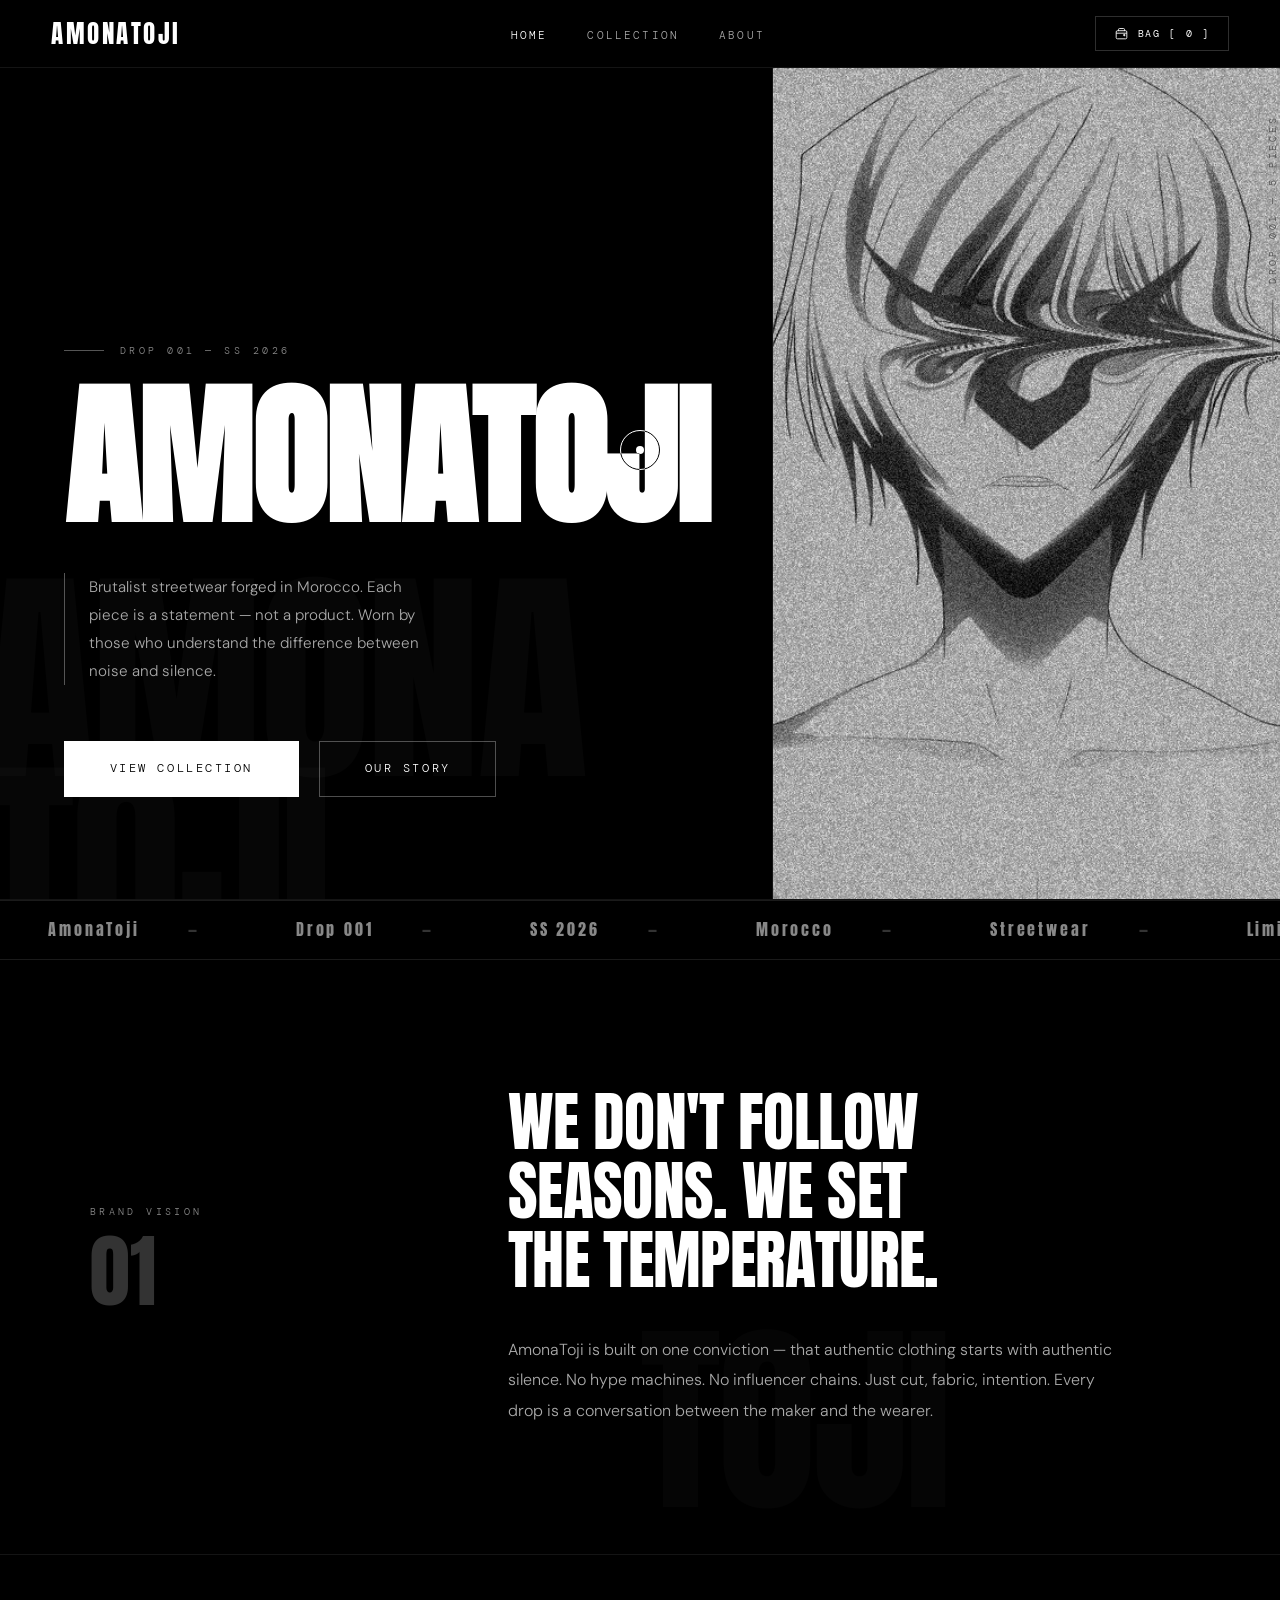
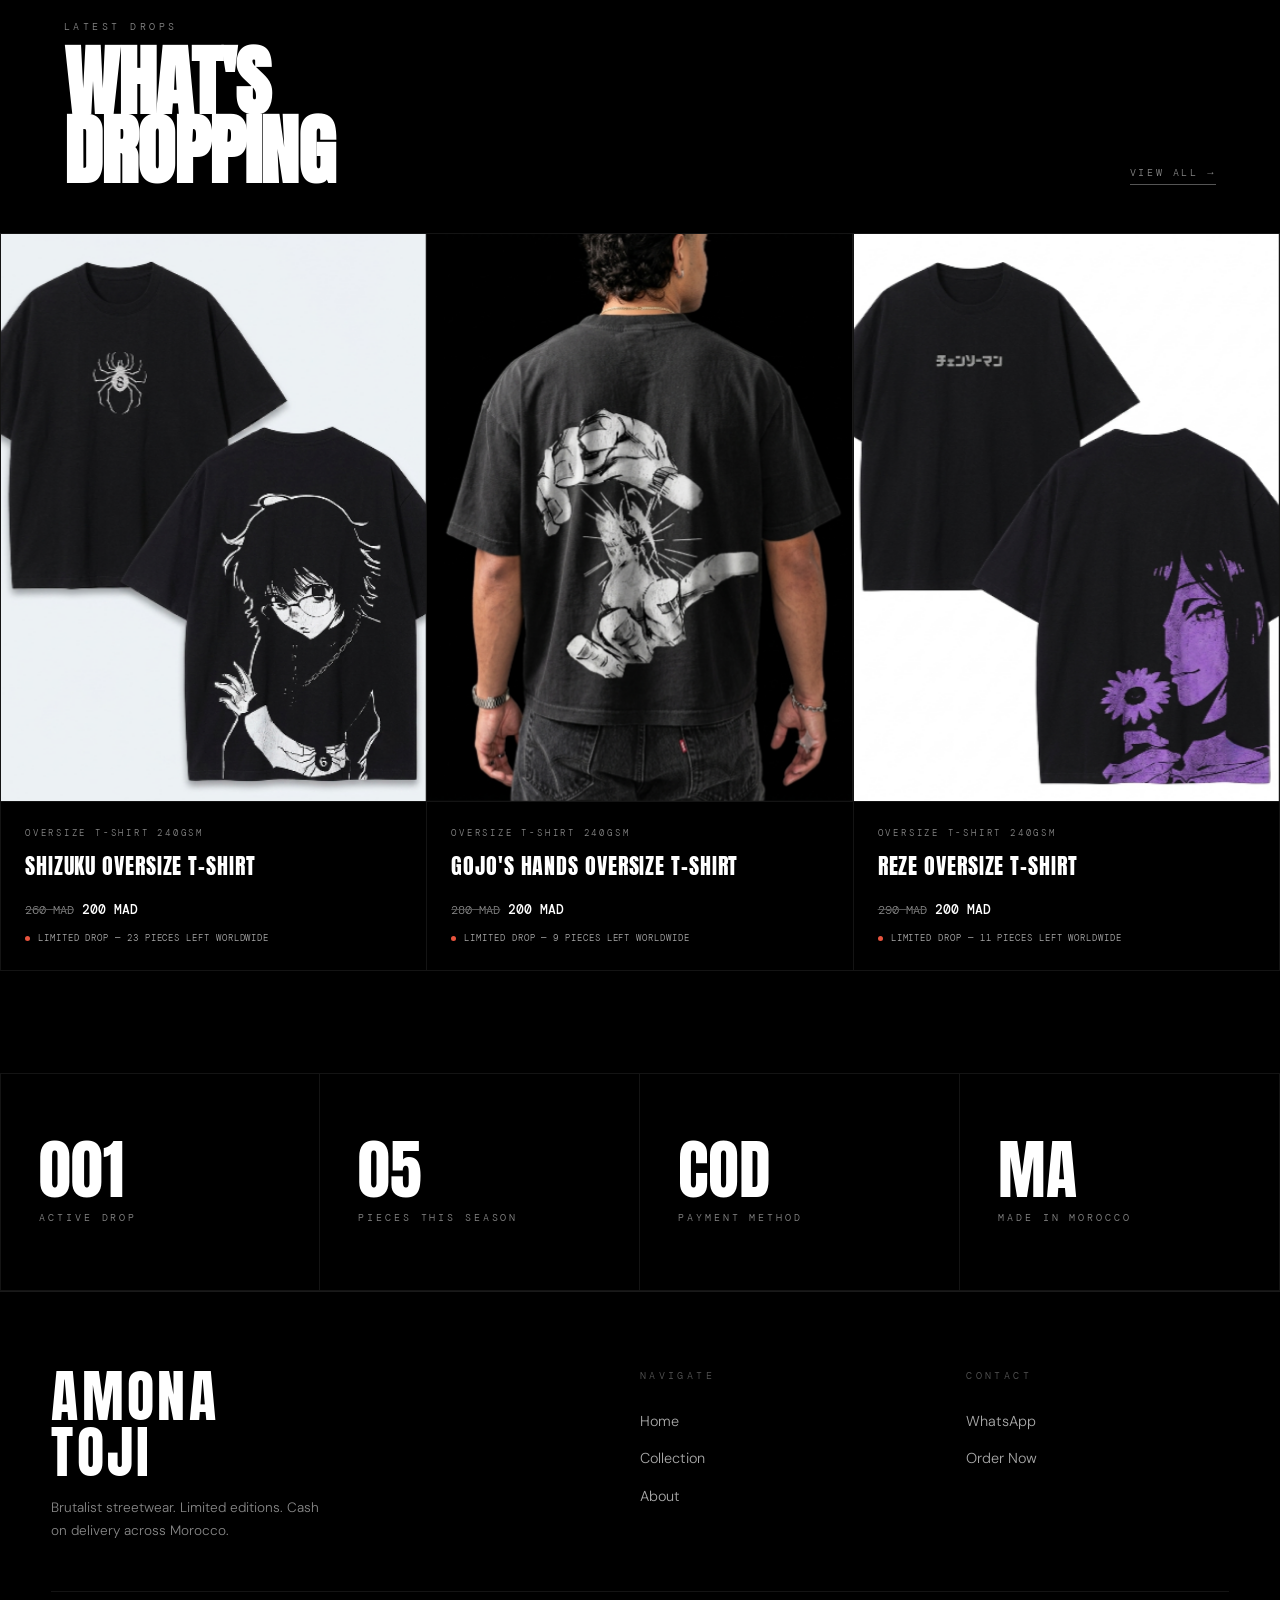
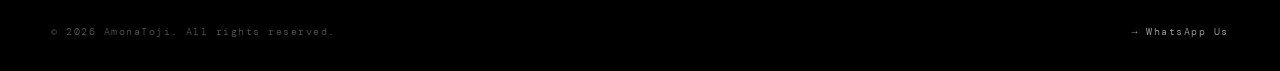
<file: index.html>
<!DOCTYPE html>
<html lang="en">
<head>

  <!-- Google Tag Manager -->
<script>(function(w,d,s,l,i){w[l]=w[l]||[];w[l].push({'gtm.start':
new Date().getTime(),event:'gtm.js'});var f=d.getElementsByTagName(s)[0],
j=d.createElement(s),dl=l!='dataLayer'?'&l='+l:'';j.async=true;j.src=
'https://www.googletagmanager.com/gtm.js?id='+i+dl;f.parentNode.insertBefore(j,f);
})(window,document,'script','dataLayer','GTM-MWX2NJ2W');</script>
<!-- End Google Tag Manager -->

<meta charset="UTF-8" />
<meta name="viewport" content="width=device-width, initial-scale=1.0" />
<title>AmonaToji — Home</title>
<link rel="stylesheet" href="style.css" />
<style>
/* ─── PAGE-SPECIFIC: INDEX ─── */

/* Reveal animations */
.will-reveal { opacity: 0; transform: translateY(3rem); transition: opacity 0.9s var(--ease-out), transform 0.9s var(--ease-out); }
.will-reveal.revealed { opacity: 1; transform: translateY(0); }

/* ─── HERO ─── */
.hero {
  min-height: 100vh;
  display: grid;
  grid-template-columns: 1fr 1fr;
  padding-top: var(--nav-h);
  border-bottom: 1px solid rgba(255,255,255,0.08);
  overflow: hidden;
  position: relative;
}

.hero-ghost {
  position: absolute;
  bottom: -4rem;
  left: -1rem;
  font-family: var(--ff-display);
  font-size: clamp(8rem, 18vw, 22rem);
  line-height: 0.82;
  color: rgba(255,255,255,0.025);
  letter-spacing: -0.02em;
  -webkit-user-select: none;
  -moz-user-select: none;
  -ms-user-select: none;
  user-select: none;
  pointer-events: none;
  z-index: 0;
}

.hero-left {
  padding: clamp(4rem, 8vw, 8rem) clamp(2rem, 5vw, 5rem);
  display: flex;
  flex-direction: column;
  justify-content: flex-end;
  border-right: 1px solid rgba(255,255,255,0.08);
  position: relative;
  z-index: 1;
}

.hero-eyebrow {
  font-family: var(--ff-mono);
  font-size: 0.62rem;
  letter-spacing: 0.35em;
  text-transform: uppercase;
  color: var(--gray-4);
  margin-bottom: 2rem;
  display: flex;
  align-items: center;
  gap: 1rem;
  opacity: 0;
  animation: fadeUp 0.8s 0.2s var(--ease-out) forwards;
}
.hero-eyebrow::before { content: ''; display: block; width: 2.5rem; height: 1px; background: var(--gray-3); }

@keyframes fadeUp {
  from { opacity: 0; transform: translateY(2rem); }
  to   { opacity: 1; transform: translateY(0); }
}

.hero-title {
  font-family: var(--ff-display);
  font-size: clamp(5.5rem, 12vw, 13rem);
  line-height: 0.87;
  letter-spacing: -0.01em;
  color: var(--white);
  margin-bottom: 3rem;
  opacity: 0;
  animation: fadeUp 0.8s 0.4s var(--ease-out) forwards;
}

.hero-copy {
  font-size: 0.95rem;
  font-weight: 300;
  color: var(--gray-5);
  line-height: 1.85;
  max-width: 36ch;
  border-left: 1px solid var(--gray-3);
  padding-left: 1.5rem;
  margin-bottom: 3.5rem;
  opacity: 0;
  animation: fadeUp 0.8s 0.6s var(--ease-out) forwards;
}

.hero-actions {
  display: flex;
  gap: 1.25rem;
  align-items: center;
  flex-wrap: wrap;
  opacity: 0;
  animation: fadeUp 0.8s 0.8s var(--ease-out) forwards;
}

.hero-counter {
  position: absolute;
  top: clamp(5rem, 9vw, 9rem);
  right: 0;
  font-family: var(--ff-mono);
  font-size: 0.6rem;
  letter-spacing: 0.3em;
  text-transform: uppercase;
  color: var(--gray-3);
  writing-mode: vertical-rl;
  transform: rotate(180deg);
  display: flex;
  align-items: center;
  gap: 1rem;
}
.hero-counter::before { content: ''; display: block; width: 1px; height: 4rem; background: var(--gray-3); }

.hero-right {
  position: relative;
  overflow: hidden;
  background: var(--gray-1);
}

.hero-img {
  width: 100%;
  height: 100%;
  object-fit: cover;
  opacity: 0.75;
  transition: transform 6s cubic-bezier(0.16, 1, 0.3, 1), opacity 0.6s;
  will-change: transform;
}
.hero-right:hover .hero-img { opacity: 0.9; }

.hero-img-num {
  position: absolute;
  bottom: 2.5rem;
  right: 2.5rem;
  font-family: var(--ff-display);
  font-size: 7rem;
  line-height: 1;
  color: rgba(255,255,255,0.08);
  letter-spacing: -0.04em;
  -webkit-user-select: none; 
  -moz-user-select: none;    
  -ms-user-select: none;     
  user-select: none;         
}

/* ─── MANIFESTO ─── */
.manifesto {
  padding: clamp(6rem, 10vw, 12rem) clamp(2rem, 5vw, 5rem);
  position: relative;
  overflow: hidden;
  border-bottom: 1px solid rgba(255,255,255,0.08);
}

.manifesto-ghost {
    position: absolute;
    top: 50%;
    left: 50%;
    transform: translate(-50%, -50%);
    font-family: var(--ff-display);
    font-size: clamp(6rem, 16vw, 18rem);
    color: rgba(255, 255, 255, 0.02);
    white-space: nowrap;
    -webkit-user-select: none;
    -moz-user-select: none;
    -ms-user-select: none;
    user-select: none;
    /* -------------------------- */
    pointer-events: none;
    letter-spacing: -0.02em;
}

.manifesto-inner {
  max-width: 1100px;
  margin: 0 auto;
  display: grid;
  grid-template-columns: 1fr 2fr;
  gap: clamp(2rem, 6vw, 8rem);
  align-items: start;
}

.manifesto-label {
  padding-top: 0.6rem;
  position: sticky;
  top: calc(var(--nav-h) + 2rem);
}

.manifesto-label span {
  font-family: var(--ff-mono);
  font-size: 0.6rem;
  letter-spacing: 0.35em;
  text-transform: uppercase;
  color: var(--gray-4);
}

.manifesto-num {
  font-family: var(--ff-display);
  font-size: 5rem;
  color: var(--gray-2);
  line-height: 1;
  margin-top: 0.5rem;
}

.manifesto-text {
  font-family: var(--ff-display);
  font-size: clamp(2.2rem, 5vw, 5rem);
  line-height: 1.08;
  letter-spacing: -0.01em;
  color: var(--white);
}

.manifesto-body {
  font-size: 1rem;
  font-weight: 300;
  color: var(--gray-5);
  line-height: 1.9;
  max-width: 55ch;
  margin-top: 2.5rem;
}

/* ─── DROPS TEASER ─── */
.drops {
  padding-bottom: clamp(4rem, 8vw, 8rem);
  border-bottom: 1px solid rgba(255,255,255,0.08);
}

.drops-header {
  display: flex;
  align-items: flex-end;
  justify-content: space-between;
  padding: clamp(3rem, 5vw, 5rem) clamp(2rem, 5vw, 5rem) clamp(2rem, 4vw, 3rem);
  border-bottom: 1px solid rgba(255,255,255,0.08);
}

.drops-title {
  font-family: var(--ff-display);
  font-size: clamp(3rem, 6vw, 7rem);
  line-height: 0.9;
  color: var(--white);
  letter-spacing: -0.01em;
}

.drops-link {
  font-family: var(--ff-mono);
  font-size: 0.65rem;
  letter-spacing: 0.25em;
  text-transform: uppercase;
  color: var(--gray-4);
  border-bottom: 1px solid var(--gray-3);
  padding-bottom: 0.15rem;
  transition: color 0.2s, border-color 0.2s;
}
.drops-link:hover { color: var(--white); border-color: var(--white); }

.drops-grid {
  display: grid;
  grid-template-columns: repeat(3, 1fr);
  border-left: 1px solid rgba(255,255,255,0.08);
}

/* ─── SIZE SELECTION MODAL ─── */
.size-modal-backdrop {
  position: fixed;
  inset: 0;
  z-index: 899;
  background: rgba(0,0,0,0);
  -webkit-backdrop-filter: blur(0px);
  backdrop-filter: blur(0px);
  pointer-events: none;
  transition: background 0.35s var(--ease-out), backdrop-filter 0.35s var(--ease-out);
}
.size-modal-backdrop.open {
  background: rgba(0,0,0,0.72);
  -webkit-backdrop-filter: blur(6px);
  backdrop-filter: blur(6px);
  pointer-events: all;
}

.size-modal {
  position: fixed;
  top: 50%;
  left: 50%;
  width: min(380px, 90vw);
  z-index: 900;
  background: var(--black);
  border: 1px solid rgba(255,255,255,0.12);
  opacity: 0;
  transform: translate(-50%, -50%) scale(0.94);
  pointer-events: none;
  transition: opacity 0.32s var(--ease-out), transform 0.32s var(--ease-out);
}
.size-modal.open {
  opacity: 1;
  transform: translate(-50%, -50%) scale(1);
  pointer-events: all;
}

.size-modal-header {
  display: flex;
  align-items: flex-start;
  justify-content: space-between;
  padding: 1.75rem 1.75rem 1.25rem;
  border-bottom: 1px solid rgba(255,255,255,0.08);
}

.size-modal-title {
  font-family: var(--ff-display);
  font-size: 1.2rem;
  letter-spacing: 0.03em;
  text-transform: uppercase;
  color: var(--white);
  line-height: 1.15;
  padding-right: 1rem;
}

.size-modal-price {
  font-family: var(--ff-mono);
  font-size: 0.65rem;
  letter-spacing: 0.2em;
  color: var(--gray-4);
  margin-top: 0.5rem;
}

.size-modal-close {
  font-family: var(--ff-mono);
  font-size: 0.6rem;
  color: var(--gray-4);
  background: none;
  border: 1px solid rgba(255,255,255,0.1);
  padding: 0.55rem 0.7rem;
  cursor: none;
  flex-shrink: 0;
  transition: color 0.2s, border-color 0.2s;
}
.size-modal-close:hover { color: var(--white); border-color: rgba(255,255,255,0.4); }

.size-modal-body { padding: 1.5rem 1.75rem 1.75rem; }

.size-modal-label {
  font-family: var(--ff-mono);
  font-size: 0.6rem;
  letter-spacing: 0.3em;
  text-transform: uppercase;
  color: var(--gray-4);
  margin-bottom: 1rem;
}

.size-modal-grid {
  display: grid;
  grid-template-columns: repeat(4, 1fr);
  gap: 0.6rem;
  margin-bottom: 1.75rem;
}

.size-opt {
  font-family: var(--ff-mono);
  font-size: 0.78rem;
  letter-spacing: 0.05em;
  color: var(--white);
  background: transparent;
  border: 1px solid rgba(255,255,255,0.2);
  padding: 0.85rem 0;
  cursor: none;
  transition: background 0.2s, color 0.2s, border-color 0.2s;
}
.size-opt:hover { border-color: rgba(255,255,255,0.6); }
.size-opt.active { background: var(--white); color: var(--black); border-color: var(--white); }

.size-modal-confirm {
  width: 100%;
  font-family: var(--ff-mono);
  font-size: 0.72rem;
  letter-spacing: 0.22em;
  text-transform: uppercase;
  background: var(--white);
  color: var(--black);
  border: 1px solid var(--white);
  padding: 1.05rem 0;
  cursor: none;
  opacity: 0.35;
  pointer-events: none;
  transition: opacity 0.2s, background 0.2s, color 0.2s;
}
.size-modal-confirm.ready { opacity: 1; pointer-events: all; }
.size-modal-confirm.ready:hover { background: transparent; color: var(--white); }

.drop-card {
  border-right: 1px solid rgba(255,255,255,0.08);
  border-bottom: 1px solid rgba(255,255,255,0.08);
  overflow: hidden;
  position: relative;
}
.drop-card:hover .drop-img { transform: scale(1.06); }
.drop-card:hover .drop-overlay { opacity: 1; }

.drop-img-wrap {
  aspect-ratio: 3 / 4;
  overflow: hidden;
  background: var(--gray-1);
}
.drop-img {
  width: 100%;
  height: 100%;
  object-fit: cover;
  transition: transform 0.7s var(--ease-out);
  will-change: transform;
}

.drop-overlay {
  position: absolute;
  inset: 0;
  background: rgba(0,0,0,0.5);
  display: flex;
  align-items: center;
  justify-content: center;
  opacity: 0;
  transition: opacity 0.3s;
}

.drop-info {
  padding: 1.5rem;
  border-top: 1px solid rgba(255,255,255,0.08);
}
.drop-tag {
  font-family: var(--ff-mono);
  font-size: 0.58rem;
  letter-spacing: 0.3em;
  text-transform: uppercase;
  color: var(--gray-4);
  margin-bottom: 0.4rem;
}
.drop-name {
  font-family: var(--ff-display);
  font-size: 1.4rem;
  letter-spacing: 0.04em;
  text-transform: uppercase;
  color: var(--white);
}
.drop-price {
  font-family: var(--ff-mono);
  font-size: 0.82rem;
  color: var(--gray-5);
  margin-top: 0.5rem;
}

/* ─── SCARCITY & ANCHOR PRICING ─── */
.drop-scarcity {
  display: flex;
  align-items: center;
  gap: 0.5rem;
  font-family: var(--ff-mono);
  font-size: 0.58rem;
  letter-spacing: 0.1em;
  text-transform: uppercase;
  color: var(--gray-5);
  margin-top: 0.6rem;
}

.drop-scarcity-dot {
  width: 5px;
  height: 5px;
  border-radius: 50%;
  background: var(--accent-urgent);
  flex-shrink: 0;
  box-shadow: 0 0 0 0 rgba(232, 84, 62, 0.5);
  animation: scarcityPulse 2.2s infinite;
}

@keyframes scarcityPulse {
  0%   { box-shadow: 0 0 0 0 rgba(232, 84, 62, 0.45); }
  70%  { box-shadow: 0 0 0 6px rgba(232, 84, 62, 0); }
  100% { box-shadow: 0 0 0 0 rgba(232, 84, 62, 0); }
}

.drop-price-old {
  font-family: var(--ff-mono);
  font-size: 0.78rem;
  color: var(--gray-4);
  text-decoration: line-through;
  text-decoration-color: var(--gray-3);
  margin-right: 0.5rem;
}

.drop-price-now {
  color: var(--white);
  font-weight: 500;
}

/* ─── STATS STRIP ─── */
.stats-strip {
  display: grid;
  grid-template-columns: repeat(4, 1fr);
  border-bottom: 1px solid rgba(255,255,255,0.08);
}

.stat {
  padding: clamp(2.5rem, 5vw, 4rem) clamp(1.5rem, 3vw, 3rem);
  border-right: 1px solid rgba(255,255,255,0.08);
  border-left: 1px solid rgba(255,255,255,0.08);
}
.stat:not(:first-child) { border-left: none; }

.stat-num {
  font-family: var(--ff-display);
  font-size: clamp(2.5rem, 5vw, 5rem);
  color: var(--white);
  line-height: 1;
  margin-bottom: 0.5rem;
}

.stat-label {
  font-family: var(--ff-mono);
  font-size: 0.6rem;
  letter-spacing: 0.3em;
  text-transform: uppercase;
  color: var(--gray-4);
}

/* ─── RESPONSIVE ─── */
@media (max-width: 900px) {
  .hero { grid-template-columns: 1fr; }
  .hero-right { min-height: 60vw; }
  .hero-left { border-right: none; }
  .manifesto-inner { grid-template-columns: 1fr; }
  .manifesto-label { position: static; }
  .drops-grid { grid-template-columns: repeat(2, 1fr); }
  .stats-strip { grid-template-columns: repeat(2, 1fr); }
  .stat:nth-child(2) { border-right: none; }
}

@media (max-width: 600px) {
  .drops-grid { grid-template-columns: 1fr; }
  .stats-strip { grid-template-columns: 1fr 1fr; }
  .hero-title { font-size: clamp(4.5rem, 15vw, 7rem); }
}
</style>
</head>
<body>

  <!-- Google Tag Manager (noscript) -->
<noscript><iframe src="https://www.googletagmanager.com/ns.html?id=GTM-MWX2NJ2W"
height="0" width="0" style="display:none;visibility:hidden"></iframe></noscript>
<!-- End Google Tag Manager (noscript) -->
 

<!-- CURSOR -->
<div id="cursor-dot"></div>
<div id="cursor-ring"></div>

<!-- NAV -->
<nav class="site-nav">
  <a href="index.html" class="nav-logo">AMONATOJI</a>
  <ul class="nav-links">
    <li><a href="index.html" class="active">Home</a></li>
    <li><a href="shop.html">Collection</a></li>
    <li><a href="about.html">About</a></li>
  </ul>
  <div class="nav-right">
    <button class="nav-bag-btn" onclick="openModal()" aria-label="Open bag">
      <svg class="nav-bag-icon" viewBox="0 0 24 24" fill="none" aria-hidden="true">
        <rect x="3.5" y="7.5" width="17" height="13" rx="2" stroke="currentColor" stroke-width="1.4"/>
        <path d="M3.5 11.5h17" stroke="currentColor" stroke-width="1.4"/>
        <path d="M7 7.5V6a2 2 0 0 1 2-2h6a2 2 0 0 1 2 2v1.5" stroke="currentColor" stroke-width="1.4" stroke-linecap="round"/>
        <circle cx="16.5" cy="14.5" r="1.3" fill="currentColor"/>
      </svg>
      BAG&nbsp;[<span class="nav-bag-count">0</span>]
    </button>
  </div>
</nav>

<!-- MOBILE BOTTOM TAB BAR — keeps Home / Collection / Bag reachable
     with a thumb at any scroll position on touch devices -->
<nav class="mobile-tabbar" aria-label="Mobile quick navigation">
  <a href="index.html" class="tab-item active">
    <svg viewBox="0 0 24 24" fill="none" aria-hidden="true">
      <path d="M4 11.5 12 4l8 7.5" stroke="currentColor" stroke-width="1.4" stroke-linecap="round" stroke-linejoin="round"/>
      <path d="M6 10v9a1 1 0 0 0 1 1h3v-5.5h4V20h3a1 1 0 0 0 1-1v-9" stroke="currentColor" stroke-width="1.4" stroke-linecap="round" stroke-linejoin="round"/>
    </svg>
    <span>Home</span>
  </a>
  <a href="shop.html" class="tab-item">
    <svg viewBox="0 0 24 24" fill="none" aria-hidden="true">
      <rect x="4" y="4" width="7" height="7" stroke="currentColor" stroke-width="1.4"/>
      <rect x="13" y="4" width="7" height="7" stroke="currentColor" stroke-width="1.4"/>
      <rect x="4" y="13" width="7" height="7" stroke="currentColor" stroke-width="1.4"/>
      <rect x="13" y="13" width="7" height="7" stroke="currentColor" stroke-width="1.4"/>
    </svg>
    <span>Collection</span>
  </a>
  <button type="button" class="tab-item" onclick="openModal()" aria-label="Open bag">
    <span class="tab-icon-wrap">
      <svg viewBox="0 0 24 24" fill="none" aria-hidden="true">
        <rect x="3.5" y="7.5" width="17" height="13" rx="2" stroke="currentColor" stroke-width="1.4"/>
        <path d="M3.5 11.5h17" stroke="currentColor" stroke-width="1.4"/>
        <path d="M7 7.5V6a2 2 0 0 1 2-2h6a2 2 0 0 1 2 2v1.5" stroke="currentColor" stroke-width="1.4" stroke-linecap="round"/>
        <circle cx="16.5" cy="14.5" r="1.3" fill="currentColor"/>
      </svg>
      <span class="tab-badge nav-bag-count is-empty">0</span>
    </span>
    <span>Bag</span>
  </button>
</nav>

<!-- HERO -->
<section class="hero">
  <div class="hero-ghost" data-parallax="30">AMONA<br>TOJI</div>

  <div class="hero-left">
    <div class="hero-eyebrow">Drop 001 — SS 2026</div>
    <h1 class="hero-title" data-parallax="8">AMONATOJI</h1>
    <p class="hero-copy" data-parallax="5">
      Brutalist streetwear forged in Morocco. Each piece is a statement — not a product. Worn by those who understand the difference between noise and silence.
    </p>
    <div class="hero-actions">
      <a href="shop.html" class="mag-btn mag-btn-primary">View Collection</a>
      <a href="about.html" class="mag-btn mag-btn-ghost">Our Story</a>
    </div>
  </div>

  <div class="hero-right">
  <img src="img/Amonatoji.jpg" alt="Amonatoji Hero" class="hero-video">
  
  <div class="hero-img-num" data-parallax="5">01</div>
</div>

  <div class="hero-counter">Drop 001 — 5 Pieces</div>
</section>

<!-- MARQUEE -->
<div class="marquee-outer">
  <div class="marquee-track" aria-hidden="true">
    <span class="marquee-item">AmonaToji</span>
    <span class="marquee-item">Drop 001</span>
    <span class="marquee-item">SS 2026</span>
    <span class="marquee-item">Morocco</span>
    <span class="marquee-item">Streetwear</span>
    <span class="marquee-item">Limited</span>
    <span class="marquee-item">Cash On Delivery</span>
    <span class="marquee-item">AmonaToji</span>
    <span class="marquee-item">Drop 001</span>
    <span class="marquee-item">SS 2026</span>
    <span class="marquee-item">Morocco</span>
    <span class="marquee-item">Streetwear</span>
    <span class="marquee-item">Limited</span>
    <span class="marquee-item">Cash On Delivery</span>
  </div>
</div>

<!-- MANIFESTO -->
<section class="manifesto">
  <div class="manifesto-ghost" data-parallax="20">TOJI</div>
  <div class="manifesto-inner">
    <div class="manifesto-label" data-reveal>
      <span class="s-label">Brand Vision</span>
      <div class="manifesto-num">01</div>
    </div>
    <div>
      <div class="manifesto-text" data-reveal>
        WE DON'T FOLLOW<br>SEASONS. WE SET<br>THE TEMPERATURE.
      </div>
      <p class="manifesto-body" data-reveal>
        AmonaToji is built on one conviction — that authentic clothing starts with authentic silence. No hype machines. No influencer chains. Just cut, fabric, intention. Every drop is a conversation between the maker and the wearer.
      </p>
    </div>
  </div>
</section>

<!-- LATEST DROPS -->
<section class="drops">
  <div class="drops-header">
    <div>
      <div class="s-label" style="margin-bottom:0.75rem">Latest Drops</div>
      <h2 class="drops-title">WHAT'S<br>DROPPING</h2>
    </div>
    <a href="shop.html" class="drops-link">View All →</a>
  </div>

  <div class="drops-grid">
    <!-- 1 — Rei Evangelion -->
    <div class="drop-card" data-reveal>
      <div class="drop-img-wrap">
        <img class="drop-img" src="img/p6.png" alt="shizuku Oversize T-Shirt" />
        <div class="drop-overlay">
          <button class="mag-btn mag-btn-primary" style="font-size:0.65rem; padding:0.9rem 1.8rem;"
            onclick="openSizeModal('shizuku Oversize Oversize T-Shirt', 200, 'p6.png')">Add to Bag</button>
        </div>
      </div>
      <div class="drop-info">
        <div class="drop-tag">Oversize T-Shirt 240gsm</div>
        <div class="drop-name">shizuku Oversize T-Shirt</div>
        <div class="drop-row" style="display: flex; justify-content: space-between; align-items: center; margin-top: 0.5rem;">
          <div class="drop-price"><span class="drop-price-old">260 MAD</span><span class="drop-price-now">200 MAD</span></div>
        </div>
        <div class="drop-scarcity"><span class="drop-scarcity-dot"></span>Limited Drop — 23 pieces left worldwide</div>
      </div>
    </div>

    <!-- 2 — Gojo's Hands -->
    <div class="drop-card" data-reveal>
      <div class="drop-img-wrap">
        <img class="drop-img" src="img/p2.jpg" alt="Gojo's hands Oversize T-Shirt" />
        <div class="drop-overlay">
          <button class="mag-btn mag-btn-primary" style="font-size:0.65rem; padding:0.9rem 1.8rem;"
            onclick="openSizeModal('Gojo\'s hands Oversize T-Shirt', 200, 'p2.jpg')">Add to Bag</button>
        </div>
      </div>
      <div class="drop-info">
        <div class="drop-tag">Oversize T-Shirt 240gsm</div>
        <div class="drop-name">Gojo's hands Oversize T-Shirt</div>
        <div class="drop-row" style="display: flex; justify-content: space-between; align-items: center; margin-top: 0.5rem;">
          <div class="drop-price"><span class="drop-price-old">280 MAD</span><span class="drop-price-now">200 MAD</span></div>
        </div>
        <div class="drop-scarcity"><span class="drop-scarcity-dot"></span>Limited Drop — 9 pieces left worldwide</div>
      </div>
    </div>

    <!-- 3 — Kurapika -->
    <div class="drop-card" data-reveal>
      <div class="drop-img-wrap">
        <img class="drop-img" src="img/p7.png" alt="reze Oversize T-Shirt" />
        <div class="drop-overlay">
          <button class="mag-btn mag-btn-primary" style="font-size:0.65rem; padding:0.9rem 1.8rem;"
            onclick="openSizeModal('reze Oversize T-Shirt', 200, 'p3.jpg')">Add to Bag</button>
        </div>
      </div>
      <div class="drop-info">
        <div class="drop-tag">Oversize T-Shirt 240gsm</div>
        <div class="drop-name">reze Oversize T-Shirt</div>
        <div class="drop-row" style="display: flex; justify-content: space-between; align-items: center; margin-top: 0.5rem;">
          <div class="drop-price"><span class="drop-price-old">290 MAD</span><span class="drop-price-now">200 MAD</span></div>
        </div>
        <div class="drop-scarcity"><span class="drop-scarcity-dot"></span>Limited Drop — 11 pieces left worldwide</div>
      </div>
    </div>
  </div>
</section>

<!-- STATS STRIP -->
<div class="stats-strip">
  <div class="stat" data-reveal>
    <div class="stat-num">001</div>
    <div class="stat-label">Active Drop</div>
  </div>
  <div class="stat" data-reveal>
    <div class="stat-num">05</div>
    <div class="stat-label">Pieces This Season</div>
  </div>
  <div class="stat" data-reveal>
    <div class="stat-num">COD</div>
    <div class="stat-label">Payment Method</div>
  </div>
  <div class="stat" data-reveal>
    <div class="stat-num">MA</div>
    <div class="stat-label">Made in Morocco</div>
  </div>
</div>

<!-- FOOTER -->
<footer class="site-footer">
  <div class="footer-grid">
    <div>
      <div class="footer-brand-name">AMONA<br>TOJI</div>
      <p class="footer-tagline">Brutalist streetwear. Limited editions. Cash on delivery across Morocco.</p>
    </div>
    <div>
      <div class="footer-col-title">Navigate</div>
      <ul class="footer-links">
        <li><a href="index.html">Home</a></li>
        <li><a href="shop.html">Collection</a></li>
        <li><a href="about.html">About</a></li>
      </ul>
    </div>
    <div>
      <div class="footer-col-title">Contact</div>
      <ul class="footer-links">
        <li><a href="https://wa.me/212632376348" target="_blank" rel="noopener">WhatsApp</a></li>
        <li><a href="shop.html#order-form">Order Now</a></li>
      </ul>
    </div>
  </div>
  <div class="footer-bottom">
    <span class="footer-copy">© 2026 AmonaToji. All rights reserved.</span>
    <a href="https://wa.me/212632376348" target="_blank" rel="noopener" class="footer-wa">→ WhatsApp Us</a>
  </div>
</footer>

<!-- CART DRAWER BACKDROP -->
<div id="cart-drawer-backdrop" class="cart-drawer-backdrop" onclick="closeModal()"></div>

<!-- CART DRAWER -->
<div id="cart-drawer" class="cart-drawer" role="dialog" aria-modal="true" aria-label="Your Bag">

  <!-- Header -->
  <div class="drawer-header">
    <div>
      <div class="drawer-title">Your Bag</div>
      <div class="drawer-meta">Cash on Delivery · WhatsApp Confirmation</div>
    </div>
    <button class="drawer-close" onclick="closeModal()">
      <svg width="10" height="10" viewBox="0 0 10 10" fill="none" aria-hidden="true">
        <path d="M1 1l8 8M9 1L1 9" stroke="currentColor" stroke-width="1.3" stroke-linecap="round"/>
      </svg>
      Close
    </button>
  </div>

  <!-- Scrollable body -->
  <div class="drawer-body">

    <!-- Empty state -->
    <div id="drawer-empty" class="drawer-empty">
      <div class="drawer-empty-label">YOUR BAG<br>IS EMPTY.</div>
      <div class="drawer-empty-sub">Add pieces from the collection</div>
      <a href="shop.html" class="mag-btn mag-btn-ghost" style="margin-top:1rem; font-size:0.65rem; padding:0.85rem 2rem;">Browse Collection</a>
    </div>

    <!-- Item list (populated by JS) -->
    <div id="drawer-item-list" class="drawer-item-list"></div>

    <!-- Total row -->
    <div class="drawer-total-row" id="drawer-total-wrap" style="display:none">
      <span class="drawer-total-label">Total</span>
      <span class="drawer-total-price" id="drawer-total-price">0 MAD</span>
    </div>

    <!-- Checkout form -->
    <div class="drawer-form-wrap" id="drawer-form-wrap" style="display:none">
      <div class="form-group">
        <label class="form-label" for="d-name">Full Name</label>
        <input class="form-input" type="text" id="d-name" placeholder="Your full name" autocomplete="name" />
      </div>
      <div class="form-group">
        <label class="form-label" for="d-phone">Phone Number</label>
        <input class="form-input" type="tel" id="d-phone" placeholder="+212 6XX XXX XXX" autocomplete="tel" />
      </div>
      <div class="form-group">
        <label class="form-label" for="d-address">Shipping Address</label>
        <textarea class="form-textarea" id="d-address" placeholder="City, neighborhood, full address…" style="min-height:64px"></textarea>
      </div>
    </div>

    <!-- Perks -->
    <div class="drawer-perks" id="drawer-perks-wrap" style="display:none">
      <div class="drawer-perk">Cash on delivery — pay at the door</div>
      <div class="drawer-perk">WhatsApp confirmation same day</div>
      <div class="drawer-perk">Morocco-wide — 2–4 days shipping</div>
    </div>

  </div>

  <!-- Fixed footer CTA -->
  <div class="drawer-footer" id="drawer-checkout-footer">
    <button class="btn-order mag-btn" onclick="submitDrawerOrder()" style="width:100%; font-family:var(--ff-display); font-size:1.6rem; letter-spacing:0.1em; text-transform:uppercase; color:var(--black); background:var(--white); border:none; padding:1.15rem; cursor:none; transition:background 0.2s, color 0.2s; position:relative; overflow:hidden;">
      <span style="position:relative; z-index:1;">ORDER NOW — WHATSAPP</span>
    </button>
  </div>

</div>

<!-- SIZE SELECTION MODAL -->
<div id="size-modal-backdrop" class="size-modal-backdrop" onclick="closeSizeModal()"></div>
<div id="size-modal" class="size-modal" role="dialog" aria-modal="true" aria-label="Select size">
  <div class="size-modal-header">
    <div>
      <div class="size-modal-title" id="size-modal-name">Product</div>
      <div class="size-modal-price" id="size-modal-price">0 MAD</div>
    </div>
    <button class="size-modal-close" onclick="closeSizeModal()" aria-label="Close">
      <svg width="10" height="10" viewBox="0 0 10 10" fill="none" aria-hidden="true">
        <path d="M1 1l8 8M9 1L1 9" stroke="currentColor" stroke-width="1.3" stroke-linecap="round"/>
      </svg>
    </button>
  </div>
  <div class="size-modal-body">
    <div class="size-modal-label">Select Size</div>
    <div class="size-modal-grid" id="size-modal-grid">
      <button type="button" class="size-opt" data-size="S">S</button>
      <button type="button" class="size-opt" data-size="M">M</button>
      <button type="button" class="size-opt" data-size="L">L</button>
      <button type="button" class="size-opt" data-size="XL">XL</button>
    </div>
    <button type="button" class="size-modal-confirm" id="size-modal-confirm">Add to Bag</button>
  </div>
</div>

<div id="toast" class="toast"></div>
<script src="shared.js"></script>
<script>
  // ─── SIZE SELECTION MODAL ───
  var _pendingItem = null;
  var _selectedSize = '';

  function openSizeModal(name, price, img) {
    _pendingItem = { name: name, price: price, img: img };
    _selectedSize = '';

    document.getElementById('size-modal-name').textContent = name;
    document.getElementById('size-modal-price').textContent = price + ' MAD';

    document.querySelectorAll('#size-modal-grid .size-opt').forEach(function (b) {
      b.classList.remove('active');
    });
    document.getElementById('size-modal-confirm').classList.remove('ready');

    document.getElementById('size-modal-backdrop').classList.add('open');
    document.getElementById('size-modal').classList.add('open');
    document.body.style.overflow = 'hidden';
  }

  function closeSizeModal() {
    document.getElementById('size-modal-backdrop').classList.remove('open');
    document.getElementById('size-modal').classList.remove('open');
    document.body.style.overflow = '';
    _pendingItem = null;
  }

  document.getElementById('size-modal-grid').addEventListener('click', function (e) {
    var btn = e.target.closest('.size-opt');
    if (!btn) return;
    _selectedSize = btn.dataset.size;
    this.querySelectorAll('.size-opt').forEach(function (b) { b.classList.remove('active'); });
    btn.classList.add('active');
    document.getElementById('size-modal-confirm').classList.add('ready');
  });

  document.getElementById('size-modal-confirm').addEventListener('click', function () {
    if (!_selectedSize || !_pendingItem) return;
    window.cartAddItem(_pendingItem.name, _pendingItem.price, _selectedSize, _pendingItem.img);
    closeSizeModal();
  });

  document.addEventListener('keydown', function (e) {
    if (e.key === 'Escape' && document.getElementById('size-modal').classList.contains('open')) {
      closeSizeModal();
    }
  });

  // Show/hide total + form + perks together with item list
  function _syncDrawerSections() {
    var hasItems = document.getElementById('drawer-item-list').children.length > 0;
    ['drawer-total-wrap','drawer-form-wrap','drawer-perks-wrap'].forEach(function(id) {
      var el = document.getElementById(id);
      if (el) el.style.display = hasItems ? 'flex' : 'none';
    });
  }

  // Observe item list mutations to sync sections
  var listEl = document.getElementById('drawer-item-list');
  if (listEl) {
    new MutationObserver(_syncDrawerSections).observe(listEl, { childList: true });
  }
  _syncDrawerSections();
</script>
</body>
</html>
</file>
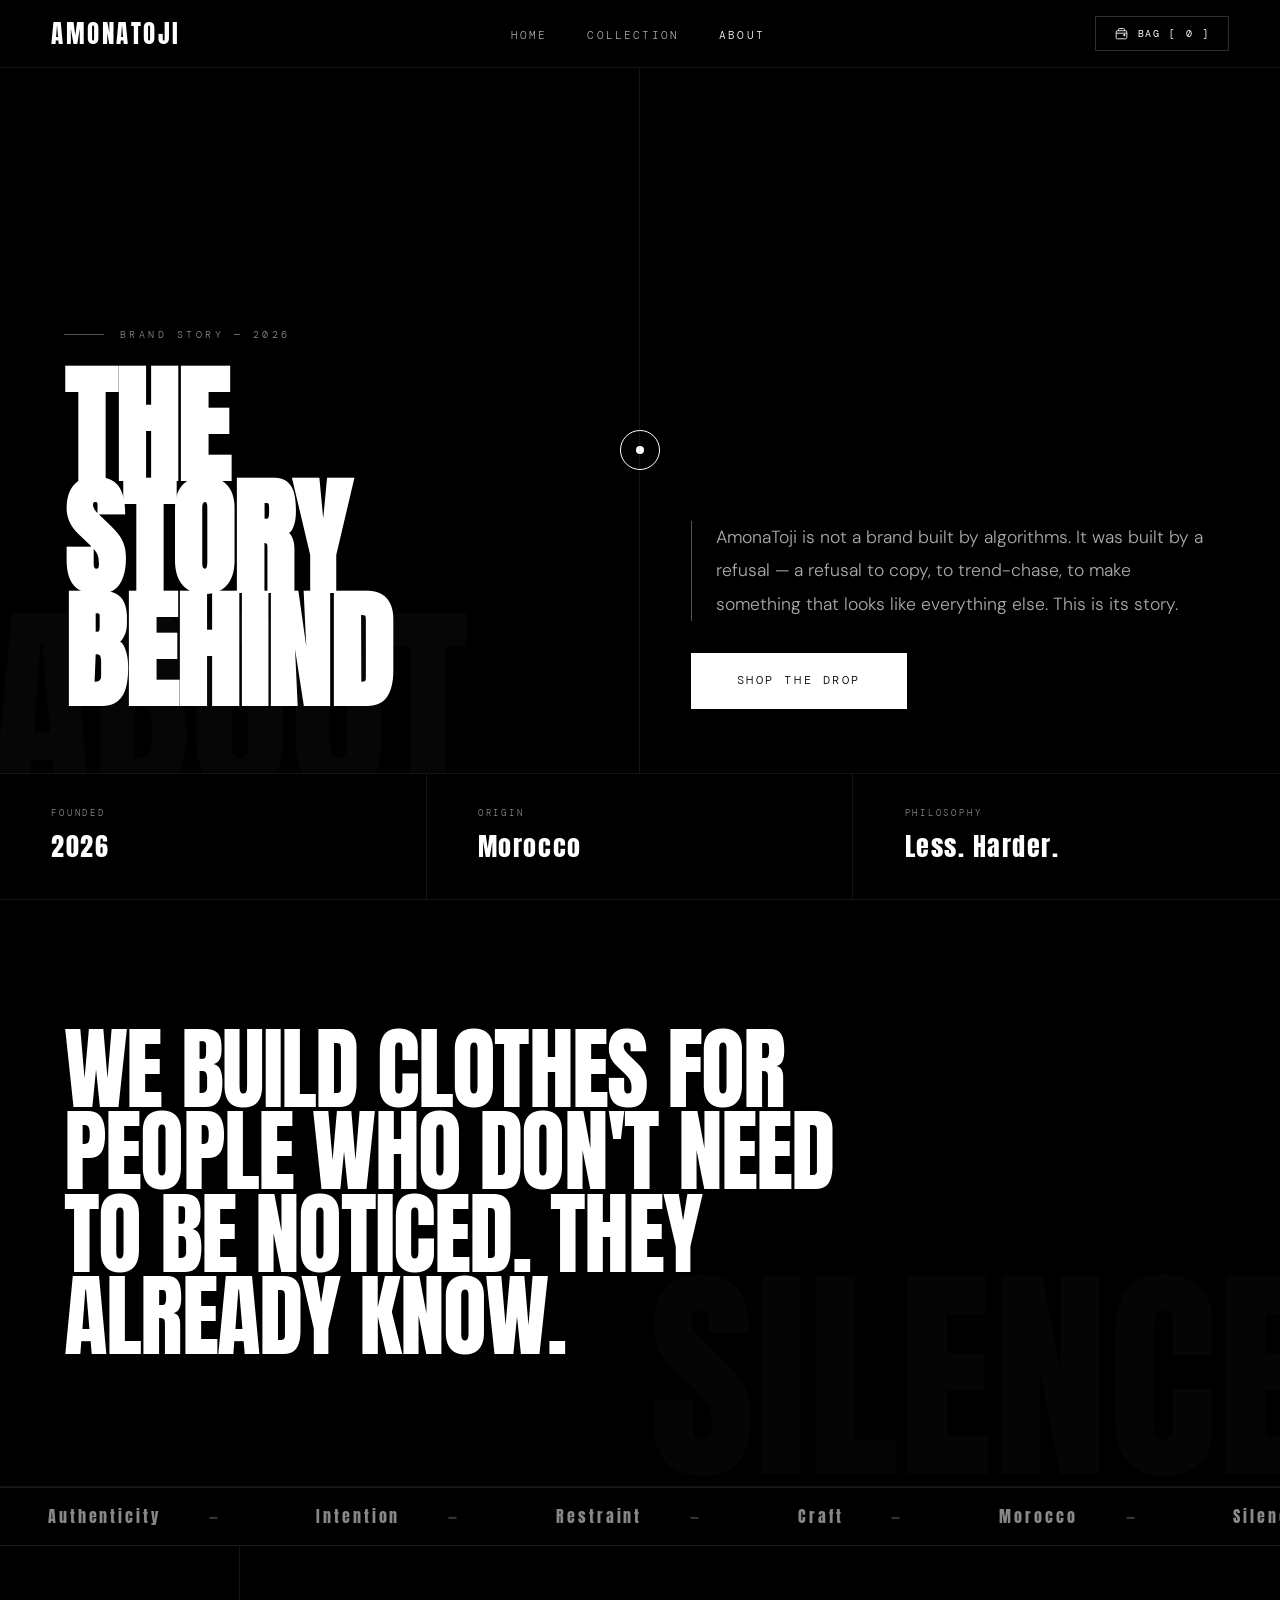
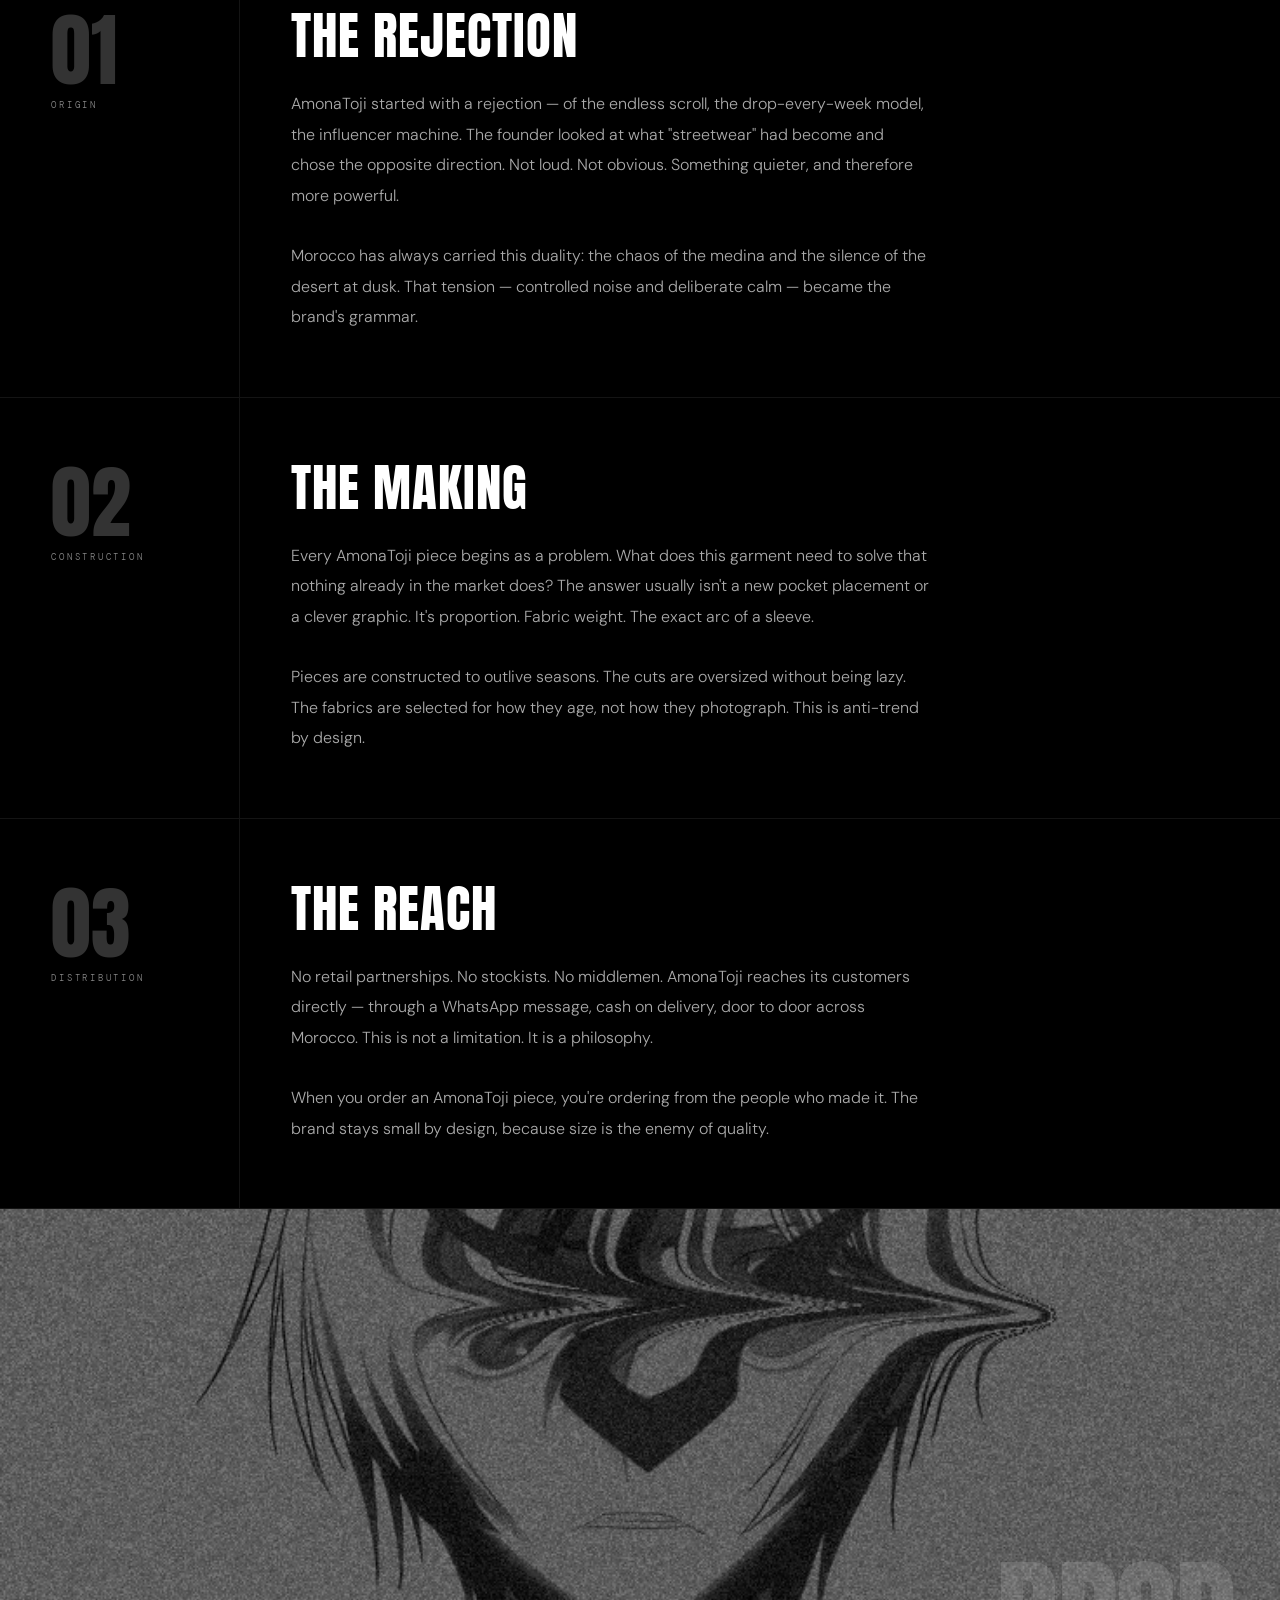
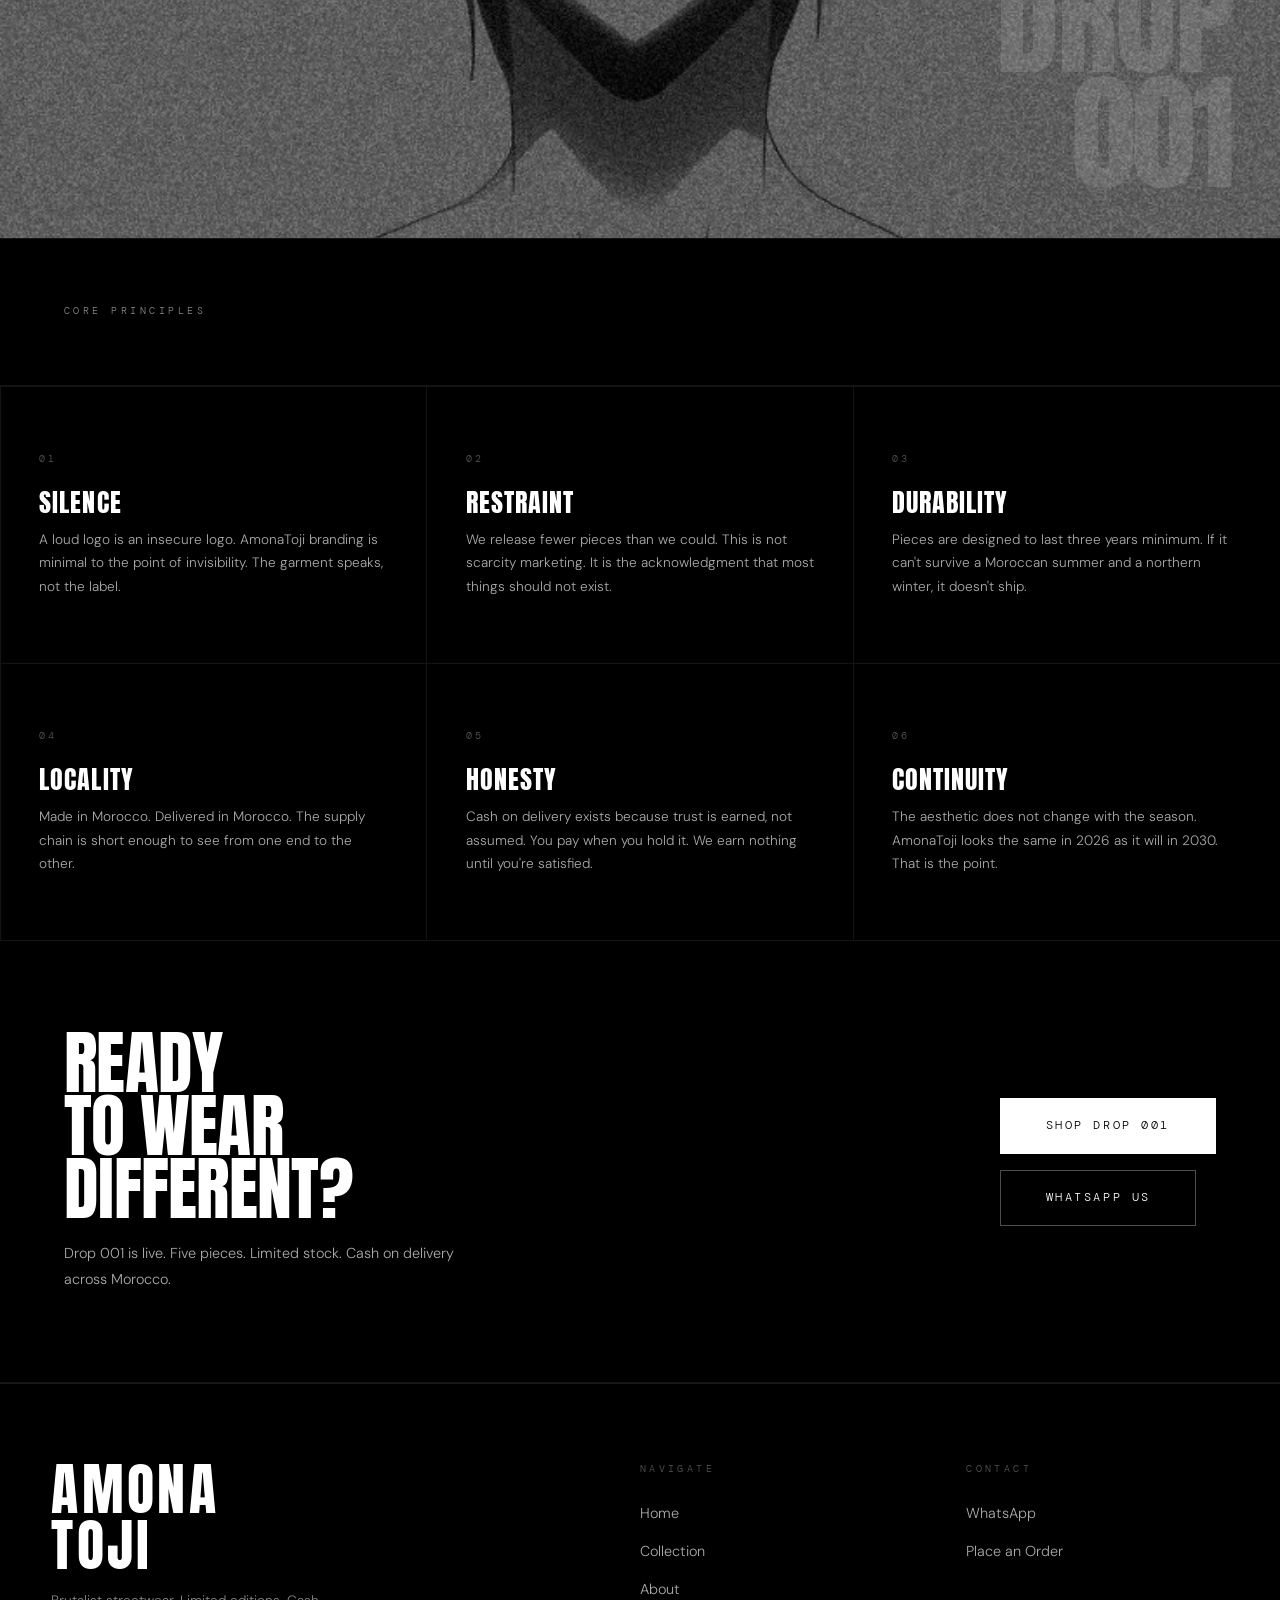
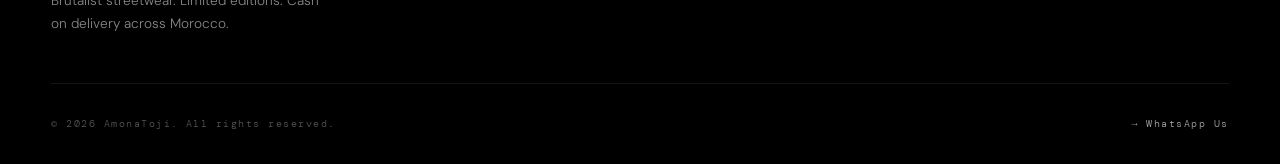
<file: about.html>
<!DOCTYPE html>
<html lang="en">
<head>
  <!-- Google Tag Manager -->
<script>(function(w,d,s,l,i){w[l]=w[l]||[];w[l].push({'gtm.start':
new Date().getTime(),event:'gtm.js'});var f=d.getElementsByTagName(s)[0],
j=d.createElement(s),dl=l!='dataLayer'?'&l='+l:'';j.async=true;j.src=
'https://www.googletagmanager.com/gtm.js?id='+i+dl;f.parentNode.insertBefore(j,f);
})(window,document,'script','dataLayer','GTM-MWX2NJ2W');</script>
<!-- End Google Tag Manager -->
 
<meta charset="UTF-8" />
<meta name="viewport" content="width=device-width, initial-scale=1.0" />
<title>AmonaToji — Brand Story</title>
<link rel="stylesheet" href="style.css" />
<style>
/* ─── REVEAL ─── */
.will-reveal {
  opacity: 0;
  transform: translateY(2.5rem);
  transition: opacity 0.95s var(--ease-out), transform 0.95s var(--ease-out);
}
.will-reveal.revealed { opacity: 1; transform: translateY(0); }

/* ─── PAGE HERO ─── */
.about-hero {
  padding-top: var(--nav-h);
  min-height: 100vh;
  display: grid;
  grid-template-rows: 1fr auto;
  border-bottom: 1px solid rgba(255,255,255,0.08);
  overflow: hidden;
  position: relative;
}

.ah-top {
  display: grid;
  grid-template-columns: 1fr 1fr;
  flex: 1;
  border-bottom: 1px solid rgba(255,255,255,0.08);
}

.ah-left {
  padding: clamp(5rem, 9vw, 10rem) clamp(2rem, 5vw, 5rem) clamp(3rem, 5vw, 5rem);
  border-right: 1px solid rgba(255,255,255,0.08);
  display: flex;
  flex-direction: column;
  justify-content: flex-end;
  position: relative;
  overflow: hidden;
}

.ah-ghost {
  position: absolute;
  bottom: -2rem;
  left: -0.5rem;
  font-family: var(--ff-display);
  font-size: clamp(7rem, 16vw, 18rem);
  color: rgba(255,255,255,0.025);
  user-select: none;
  pointer-events: none;
  line-height: 1;
}

@keyframes fadeUp {
  from { opacity: 0; transform: translateY(2rem); }
  to   { opacity: 1; transform: translateY(0); }
}

.ah-eyebrow {
  font-family: var(--ff-mono);
  font-size: 0.62rem;
  letter-spacing: 0.35em;
  text-transform: uppercase;
  color: var(--gray-4);
  margin-bottom: 1.75rem;
  display: flex;
  align-items: center;
  gap: 1rem;
  opacity: 0;
  animation: fadeUp 0.7s 0.2s var(--ease-out) forwards;
}
.ah-eyebrow::before { content: ''; display: block; width: 2.5rem; height: 1px; background: var(--gray-3); }

.ah-title {
  font-family: var(--ff-display);
  font-size: clamp(4.5rem, 10vw, 11rem);
  line-height: 0.88;
  letter-spacing: -0.01em;
  color: var(--white);
  opacity: 0;
  animation: fadeUp 0.7s 0.35s var(--ease-out) forwards;
}

.ah-right {
  padding: clamp(5rem, 9vw, 10rem) clamp(2rem, 4vw, 4rem) clamp(3rem, 5vw, 5rem);
  display: flex;
  flex-direction: column;
  justify-content: flex-end;
  gap: 2rem;
  opacity: 0;
  animation: fadeUp 0.7s 0.5s var(--ease-out) forwards;
}

.ah-intro {
  font-size: 1.1rem;
  font-weight: 300;
  color: var(--gray-5);
  line-height: 1.9;
  max-width: 44ch;
  border-left: 1px solid var(--gray-3);
  padding-left: 1.5rem;
}

.ah-bottom {
  display: grid;
  grid-template-columns: repeat(3, 1fr);
}

.ah-meta {
  padding: 2rem clamp(2rem, 4vw, 4rem);
  border-right: 1px solid rgba(255,255,255,0.08);
  display: flex;
  flex-direction: column;
  gap: 0.35rem;
}
.ah-meta:last-child { border-right: none; }

.ah-meta-key {
  font-family: var(--ff-mono);
  font-size: 0.58rem;
  letter-spacing: 0.3em;
  text-transform: uppercase;
  color: var(--gray-4);
}

.ah-meta-val {
  font-family: var(--ff-display);
  font-size: 1.6rem;
  letter-spacing: 0.06em;
  color: var(--white);
}

/* ─── FULL-WIDTH STATEMENT ─── */
.statement {
  padding: clamp(6rem, 10vw, 12rem) clamp(2rem, 5vw, 5rem);
  border-bottom: 1px solid rgba(255,255,255,0.08);
  position: relative;
  overflow: hidden;
}

.statement-ghost {
  position: absolute;
  top: 50%;
  right: -2rem;
  transform: translateY(-50%);
  font-family: var(--ff-display);
  font-size: clamp(8rem, 18vw, 20rem);
  color: rgba(255,255,255,0.02);
  user-select: none;
  pointer-events: none;
  white-space: nowrap;
}

.statement-text {
  font-family: var(--ff-display);
  font-size: clamp(3rem, 7vw, 8.5rem);
  line-height: 0.92;
  letter-spacing: -0.02em;
  color: var(--white);
  max-width: 18ch;
  position: relative;
}

/* ─── CHAPTERS ─── */
.chapters { border-bottom: 1px solid rgba(255,255,255,0.08); }

.chapter {
  display: grid;
  grid-template-columns: 240px 1fr;
  border-bottom: 1px solid rgba(255,255,255,0.08);
}
.chapter:last-child { border-bottom: none; }

.chapter-meta {
  padding: clamp(3rem, 5vw, 5rem) clamp(2rem, 4vw, 4rem);
  border-right: 1px solid rgba(255,255,255,0.08);
  display: flex;
  flex-direction: column;
  gap: 0.5rem;
}

.chapter-num {
  font-family: var(--ff-display);
  font-size: 5rem;
  color: var(--gray-2);
  line-height: 1;
}

.chapter-label {
  font-family: var(--ff-mono);
  font-size: 0.58rem;
  letter-spacing: 0.3em;
  text-transform: uppercase;
  color: var(--gray-4);
}

.chapter-body {
  padding: clamp(3rem, 5vw, 5rem) clamp(2rem, 4vw, 4rem);
}

.chapter-title {
  font-family: var(--ff-display);
  font-size: clamp(1.8rem, 4vw, 4rem);
  line-height: 1;
  letter-spacing: 0.02em;
  color: var(--white);
  text-transform: uppercase;
  margin-bottom: 1.75rem;
}

.chapter-text {
  font-size: 1rem;
  font-weight: 300;
  color: var(--gray-5);
  line-height: 1.9;
  max-width: 58ch;
}

/* ─── PRINCIPLES GRID ─── */
.principles {
  display: grid;
  grid-template-columns: repeat(3, 1fr);
  border-top: 1px solid rgba(255,255,255,0.08);
  border-left: 1px solid rgba(255,255,255,0.08);
  border-bottom: 1px solid rgba(255,255,255,0.08);
}

.principle {
  padding: clamp(2.5rem, 5vw, 4rem) clamp(1.5rem, 3vw, 2.5rem);
  border-right: 1px solid rgba(255,255,255,0.08);
  border-bottom: 1px solid rgba(255,255,255,0.08);
}
.principle:nth-child(3n)       { border-right: none; }
.principle:nth-last-child(-n+3) { border-bottom: none; }

.principle-n {
  font-family: var(--ff-mono);
  font-size: 0.6rem;
  letter-spacing: 0.3em;
  color: var(--gray-3);
  margin-bottom: 1.5rem;
}

.principle-title {
  font-family: var(--ff-display);
  font-size: 1.6rem;
  letter-spacing: 0.04em;
  color: var(--white);
  text-transform: uppercase;
  margin-bottom: 0.75rem;
  line-height: 1;
}

.principle-text {
  font-size: 0.85rem;
  font-weight: 300;
  color: var(--gray-5);
  line-height: 1.75;
}

/* ─── IMAGE BREAK ─── */
.img-break {
  position: relative;
  height: clamp(40vh, 60vw, 70vh);
  overflow: hidden;
  border-bottom: 1px solid rgba(255,255,255,0.08);
}

.hero-video {
  width: 100%;
  height: 100%;
  object-fit: cover;
  opacity: 0.55;
}

.img-break-cap {
  position: absolute;
  bottom: 3rem;
  right: 3rem;
  font-family: var(--ff-display);
  font-size: clamp(4rem, 10vw, 12rem);
  line-height: 0.9;
  color: rgba(255,255,255,0.12);
  letter-spacing: -0.02em;
  text-align: right;
  user-select: none;
}

/* ─── CTA STRIP ─── */
.cta-strip {
  display: grid;
  grid-template-columns: 1fr auto;
  align-items: center;
  gap: 3rem;
  padding: clamp(4rem, 7vw, 7rem) clamp(2rem, 5vw, 5rem);
  border-bottom: 1px solid rgba(255,255,255,0.08);
}

.cta-text {
  font-family: var(--ff-display);
  font-size: clamp(2.5rem, 5.5vw, 6.5rem);
  line-height: 0.9;
  letter-spacing: -0.01em;
  color: var(--white);
}

.cta-sub {
  font-size: 0.9rem;
  font-weight: 300;
  color: var(--gray-5);
  margin-top: 1.25rem;
  max-width: 42ch;
  line-height: 1.8;
}

/* ─── RESPONSIVE ─── */
@media (max-width: 900px) {
  .ah-top { grid-template-columns: 1fr; }
  .ah-left { border-right: none; }
  .chapter { grid-template-columns: 1fr; }
  .chapter-meta { border-right: none; border-bottom: 1px solid rgba(255,255,255,0.08); }
  .principles { grid-template-columns: repeat(2, 1fr); }
  .principle:nth-child(2n) { border-right: none; }
  .principle:nth-child(3n) { border-right: 1px solid rgba(255,255,255,0.08); }
  .cta-strip { grid-template-columns: 1fr; }
  .ah-bottom { grid-template-columns: 1fr 1fr; }
}

@media (max-width: 600px) {
  .principles { grid-template-columns: 1fr; }
  .principle { border-right: none !important; }
  .ah-bottom { grid-template-columns: 1fr; }
  .ah-meta { border-right: none; border-bottom: 1px solid rgba(255,255,255,0.08); }
}
</style>
</head>
<body>

  <!-- Google Tag Manager (noscript) -->
<noscript><iframe src="https://www.googletagmanager.com/ns.html?id=GTM-MWX2NJ2W"
height="0" width="0" style="display:none;visibility:hidden"></iframe></noscript>
<!-- End Google Tag Manager (noscript) -->


<!-- CURSOR -->
<div id="cursor-dot"></div>
<div id="cursor-ring"></div>

<!-- NAV -->
<nav class="site-nav">
  <a href="index.html" class="nav-logo">AMONATOJI</a>
  <ul class="nav-links">
    <li><a href="index.html">Home</a></li>
    <li><a href="shop.html">Collection</a></li>
    <li><a href="about.html" class="active">About</a></li>
  </ul>
  <div class="nav-right">
    <button class="nav-bag-btn" onclick="openModal()" aria-label="Open bag">
      <svg class="nav-bag-icon" viewBox="0 0 24 24" fill="none" aria-hidden="true">
        <rect x="3.5" y="7.5" width="17" height="13" rx="2" stroke="currentColor" stroke-width="1.4"/>
        <path d="M3.5 11.5h17" stroke="currentColor" stroke-width="1.4"/>
        <path d="M7 7.5V6a2 2 0 0 1 2-2h6a2 2 0 0 1 2 2v1.5" stroke="currentColor" stroke-width="1.4" stroke-linecap="round"/>
        <circle cx="16.5" cy="14.5" r="1.3" fill="currentColor"/>
      </svg>
      BAG&nbsp;[<span class="nav-bag-count">0</span>]
    </button>
  </div>
</nav>

<!-- MOBILE BOTTOM TAB BAR — keeps Home / Collection / Bag reachable
     with a thumb at any scroll position on touch devices -->
<nav class="mobile-tabbar" aria-label="Mobile quick navigation">
  <a href="index.html" class="tab-item">
    <svg viewBox="0 0 24 24" fill="none" aria-hidden="true">
      <path d="M4 11.5 12 4l8 7.5" stroke="currentColor" stroke-width="1.4" stroke-linecap="round" stroke-linejoin="round"/>
      <path d="M6 10v9a1 1 0 0 0 1 1h3v-5.5h4V20h3a1 1 0 0 0 1-1v-9" stroke="currentColor" stroke-width="1.4" stroke-linecap="round" stroke-linejoin="round"/>
    </svg>
    <span>Home</span>
  </a>
  <a href="shop.html" class="tab-item">
    <svg viewBox="0 0 24 24" fill="none" aria-hidden="true">
      <rect x="4" y="4" width="7" height="7" stroke="currentColor" stroke-width="1.4"/>
      <rect x="13" y="4" width="7" height="7" stroke="currentColor" stroke-width="1.4"/>
      <rect x="4" y="13" width="7" height="7" stroke="currentColor" stroke-width="1.4"/>
      <rect x="13" y="13" width="7" height="7" stroke="currentColor" stroke-width="1.4"/>
    </svg>
    <span>Collection</span>
  </a>
  <button type="button" class="tab-item" onclick="openModal()" aria-label="Open bag">
    <span class="tab-icon-wrap">
      <svg viewBox="0 0 24 24" fill="none" aria-hidden="true">
        <rect x="3.5" y="7.5" width="17" height="13" rx="2" stroke="currentColor" stroke-width="1.4"/>
        <path d="M3.5 11.5h17" stroke="currentColor" stroke-width="1.4"/>
        <path d="M7 7.5V6a2 2 0 0 1 2-2h6a2 2 0 0 1 2 2v1.5" stroke="currentColor" stroke-width="1.4" stroke-linecap="round"/>
        <circle cx="16.5" cy="14.5" r="1.3" fill="currentColor"/>
      </svg>
      <span class="tab-badge nav-bag-count is-empty">0</span>
    </span>
    <span>Bag</span>
  </button>
</nav>

<!-- HERO -->
<section class="about-hero">
  <div class="ah-top">
    <div class="ah-left">
      <div class="ah-ghost" data-parallax="28">ABOUT</div>
      <div class="ah-eyebrow">Brand Story — 2026</div>
      <h1 class="ah-title" data-parallax="8">THE<br>STORY<br>BEHIND</h1>
    </div>
    <div class="ah-right">
      <p class="ah-intro" data-parallax="5">
        AmonaToji is not a brand built by algorithms. It was built by a refusal — a refusal to copy, to trend-chase, to make something that looks like everything else. This is its story.
      </p>
      <a href="shop.html" class="mag-btn mag-btn-primary" style="align-self:flex-start">Shop the Drop</a>
    </div>
  </div>
  <div class="ah-bottom">
    <div class="ah-meta" data-reveal>
      <span class="ah-meta-key">Founded</span>
      <span class="ah-meta-val">2026</span>
    </div>
    <div class="ah-meta" data-reveal>
      <span class="ah-meta-key">Origin</span>
      <span class="ah-meta-val">Morocco</span>
    </div>
    <div class="ah-meta" data-reveal>
      <span class="ah-meta-key">Philosophy</span>
      <span class="ah-meta-val">Less. Harder.</span>
    </div>
  </div>
</section>

<!-- STATEMENT -->
<section class="statement">
  <div class="statement-ghost" data-parallax="18">SILENCE</div>
  <div class="statement-text" data-reveal data-parallax="6">
    WE BUILD CLOTHES FOR<br>PEOPLE WHO DON'T NEED<br>TO BE NOTICED. THEY<br>ALREADY KNOW.
  </div>
</section>

<!-- MARQUEE -->
<div class="marquee-outer">
  <div class="marquee-track" aria-hidden="true">
    <span class="marquee-item">Authenticity</span>
    <span class="marquee-item">Intention</span>
    <span class="marquee-item">Restraint</span>
    <span class="marquee-item">Craft</span>
    <span class="marquee-item">Morocco</span>
    <span class="marquee-item">Silence</span>
    <span class="marquee-item">Authenticity</span>
    <span class="marquee-item">Intention</span>
    <span class="marquee-item">Restraint</span>
    <span class="marquee-item">Craft</span>
    <span class="marquee-item">Morocco</span>
    <span class="marquee-item">Silence</span>
  </div>
</div>

<!-- CHAPTERS -->
<section class="chapters">

  <div class="chapter" data-reveal>
    <div class="chapter-meta">
      <div class="chapter-num">01</div>
      <div class="chapter-label">Origin</div>
    </div>
    <div class="chapter-body">
      <div class="chapter-title">The Rejection</div>
      <p class="chapter-text">
        AmonaToji started with a rejection — of the endless scroll, the drop-every-week model, the influencer machine. The founder looked at what "streetwear" had become and chose the opposite direction. Not loud. Not obvious. Something quieter, and therefore more powerful.
        <br/><br/>
        Morocco has always carried this duality: the chaos of the medina and the silence of the desert at dusk. That tension — controlled noise and deliberate calm — became the brand's grammar.
      </p>
    </div>
  </div>

  <div class="chapter" data-reveal>
    <div class="chapter-meta">
      <div class="chapter-num">02</div>
      <div class="chapter-label">Construction</div>
    </div>
    <div class="chapter-body">
      <div class="chapter-title">The Making</div>
      <p class="chapter-text">
        Every AmonaToji piece begins as a problem. What does this garment need to solve that nothing already in the market does? The answer usually isn't a new pocket placement or a clever graphic. It's proportion. Fabric weight. The exact arc of a sleeve.
        <br/><br/>
        Pieces are constructed to outlive seasons. The cuts are oversized without being lazy. The fabrics are selected for how they age, not how they photograph. This is anti-trend by design.
      </p>
    </div>
  </div>

  <div class="chapter" data-reveal>
    <div class="chapter-meta">
      <div class="chapter-num">03</div>
      <div class="chapter-label">Distribution</div>
    </div>
    <div class="chapter-body">
      <div class="chapter-title">The Reach</div>
      <p class="chapter-text">
        No retail partnerships. No stockists. No middlemen. AmonaToji reaches its customers directly — through a WhatsApp message, cash on delivery, door to door across Morocco. This is not a limitation. It is a philosophy.
        <br/><br/>
        When you order an AmonaToji piece, you're ordering from the people who made it. The brand stays small by design, because size is the enemy of quality.
      </p>
    </div>
  </div>

</section>

<!-- IMAGE BREAK -->
<div class="img-break">
  <img src="img/Amonatoji.jpg" alt="Amonatoji Break" class="hero-video">
  
  <div class="img-break-cap" data-parallax="8">DROP<br>001</div>
</div>

<!-- PRINCIPLES -->
<section style="padding: clamp(3rem,5vw,5rem) clamp(2rem,5vw,5rem) clamp(1rem,2vw,2rem); border-bottom:1px solid rgba(255,255,255,0.08);">
  <div class="s-label" style="margin-bottom:2.5rem" data-reveal>Core Principles</div>
</section>

<div class="principles" style="margin:0">
  <div class="principle" data-reveal>
    <div class="principle-n">01</div>
    <div class="principle-title">Silence</div>
    <p class="principle-text">A loud logo is an insecure logo. AmonaToji branding is minimal to the point of invisibility. The garment speaks, not the label.</p>
  </div>
  <div class="principle" data-reveal>
    <div class="principle-n">02</div>
    <div class="principle-title">Restraint</div>
    <p class="principle-text">We release fewer pieces than we could. This is not scarcity marketing. It is the acknowledgment that most things should not exist.</p>
  </div>
  <div class="principle" data-reveal>
    <div class="principle-n">03</div>
    <div class="principle-title">Durability</div>
    <p class="principle-text">Pieces are designed to last three years minimum. If it can't survive a Moroccan summer and a northern winter, it doesn't ship.</p>
  </div>
  <div class="principle" data-reveal>
    <div class="principle-n">04</div>
    <div class="principle-title">Locality</div>
    <p class="principle-text">Made in Morocco. Delivered in Morocco. The supply chain is short enough to see from one end to the other.</p>
  </div>
  <div class="principle" data-reveal>
    <div class="principle-n">05</div>
    <div class="principle-title">Honesty</div>
    <p class="principle-text">Cash on delivery exists because trust is earned, not assumed. You pay when you hold it. We earn nothing until you're satisfied.</p>
  </div>
  <div class="principle" data-reveal>
    <div class="principle-n">06</div>
    <div class="principle-title">Continuity</div>
    <p class="principle-text">The aesthetic does not change with the season. AmonaToji looks the same in 2026 as it will in 2030. That is the point.</p>
  </div>
</div>

<!-- CTA STRIP -->
<div class="cta-strip" data-reveal>
  <div>
    <div class="cta-text">READY<br>TO WEAR<br>DIFFERENT?</div>
    <p class="cta-sub">Drop 001 is live. Five pieces. Limited stock. Cash on delivery across Morocco.</p>
  </div>
  <div style="display:flex; flex-direction:column; gap:1rem; align-items:flex-start;">
    <a href="shop.html" class="mag-btn mag-btn-primary">Shop Drop 001</a>
    <a href="https://wa.me/212632376348" target="_blank" class="mag-btn mag-btn-ghost">WhatsApp Us</a>
  </div>
</div>

<!-- FOOTER -->
<footer class="site-footer">
  <div class="footer-grid">
    <div>
      <div class="footer-brand-name">AMONA<br>TOJI</div>
      <p class="footer-tagline">Brutalist streetwear. Limited editions. Cash on delivery across Morocco.</p>
    </div>
    <div>
      <div class="footer-col-title">Navigate</div>
      <ul class="footer-links">
        <li><a href="index.html">Home</a></li>
        <li><a href="shop.html">Collection</a></li>
        <li><a href="about.html">About</a></li>
      </ul>
    </div>
    <div>
      <div class="footer-col-title">Contact</div>
      <ul class="footer-links">
        <li><a href="https://wa.me/212632376348" target="_blank">WhatsApp</a></li>
        <li><a href="shop.html#order-form">Place an Order</a></li>
      </ul>
    </div>
  </div>
  <div class="footer-bottom">
    <span class="footer-copy">© 2026 AmonaToji. All rights reserved.</span>
    <a href="https://wa.me/212632376348" target="_blank" class="footer-wa">→ WhatsApp Us</a>
  </div>
</footer>

<!-- CART DRAWER BACKDROP -->
<div id="cart-drawer-backdrop" class="cart-drawer-backdrop" onclick="closeModal()"></div>

<!-- CART DRAWER -->
<div id="cart-drawer" class="cart-drawer" role="dialog" aria-modal="true" aria-label="Your Bag">

  <div class="drawer-header">
    <div>
      <div class="drawer-title">Your Bag</div>
      <div class="drawer-meta">Cash on Delivery · WhatsApp Confirmation</div>
    </div>
    <button class="drawer-close" onclick="closeModal()">
      <svg width="10" height="10" viewBox="0 0 10 10" fill="none" aria-hidden="true">
        <path d="M1 1l8 8M9 1L1 9" stroke="currentColor" stroke-width="1.3" stroke-linecap="round"/>
      </svg>
      Close
    </button>
  </div>

  <div class="drawer-body">

    <div id="drawer-empty" class="drawer-empty">
      <div class="drawer-empty-label">YOUR BAG<br>IS EMPTY.</div>
      <div class="drawer-empty-sub">Add pieces from the collection</div>
      <a href="shop.html" class="mag-btn mag-btn-ghost" style="margin-top:1rem; font-size:0.65rem; padding:0.85rem 2rem;">Browse Collection</a>
    </div>

    <div id="drawer-item-list" class="drawer-item-list"></div>

    <div class="drawer-total-row" id="drawer-total-wrap" style="display:none">
      <span class="drawer-total-label">Total</span>
      <span class="drawer-total-price" id="drawer-total-price">0 MAD</span>
    </div>

    <div class="drawer-form-wrap" id="drawer-form-wrap" style="display:none">
      <div class="form-group">
        <label class="form-label" for="d-name">Full Name</label>
        <input class="form-input" type="text" id="d-name" placeholder="Your full name" autocomplete="name" />
      </div>
      <div class="form-group">
        <label class="form-label" for="d-phone">Phone Number</label>
        <input class="form-input" type="tel" id="d-phone" placeholder="+212 6XX XXX XXX" autocomplete="tel" />
      </div>
      <div class="form-group">
        <label class="form-label" for="d-address">Shipping Address</label>
        <textarea class="form-textarea" id="d-address" placeholder="City, neighborhood, full address…" style="min-height:64px"></textarea>
      </div>
    </div>

    <div class="drawer-perks" id="drawer-perks-wrap" style="display:none">
      <div class="drawer-perk">Cash on delivery — pay at the door</div>
      <div class="drawer-perk">WhatsApp confirmation same day</div>
      <div class="drawer-perk">Morocco-wide — 2–4 days shipping</div>
    </div>

  </div>

  <div class="drawer-footer" id="drawer-checkout-footer">
    <button class="btn-order mag-btn" onclick="submitDrawerOrder()" style="width:100%; font-family:var(--ff-display); font-size:1.6rem; letter-spacing:0.1em; text-transform:uppercase; color:var(--black); background:var(--white); border:none; padding:1.15rem; cursor:none; position:relative; overflow:hidden;">
      <span style="position:relative; z-index:1;">ORDER NOW — WHATSAPP</span>
    </button>
  </div>

</div>

<div id="toast" class="toast"></div>
<script src="shared.js"></script>
<script>
  function _syncDrawerSections() {
    var hasItems = document.getElementById('drawer-item-list').children.length > 0;
    document.getElementById('drawer-total-wrap').style.display  = hasItems ? 'flex'  : 'none';
    document.getElementById('drawer-form-wrap').style.display   = hasItems ? 'flex'  : 'none';
    document.getElementById('drawer-perks-wrap').style.display  = hasItems ? 'flex'  : 'none';
  }
  new MutationObserver(_syncDrawerSections)
    .observe(document.getElementById('drawer-item-list'), { childList: true });
  _syncDrawerSections();
</script>
</body>
</html>
</file>
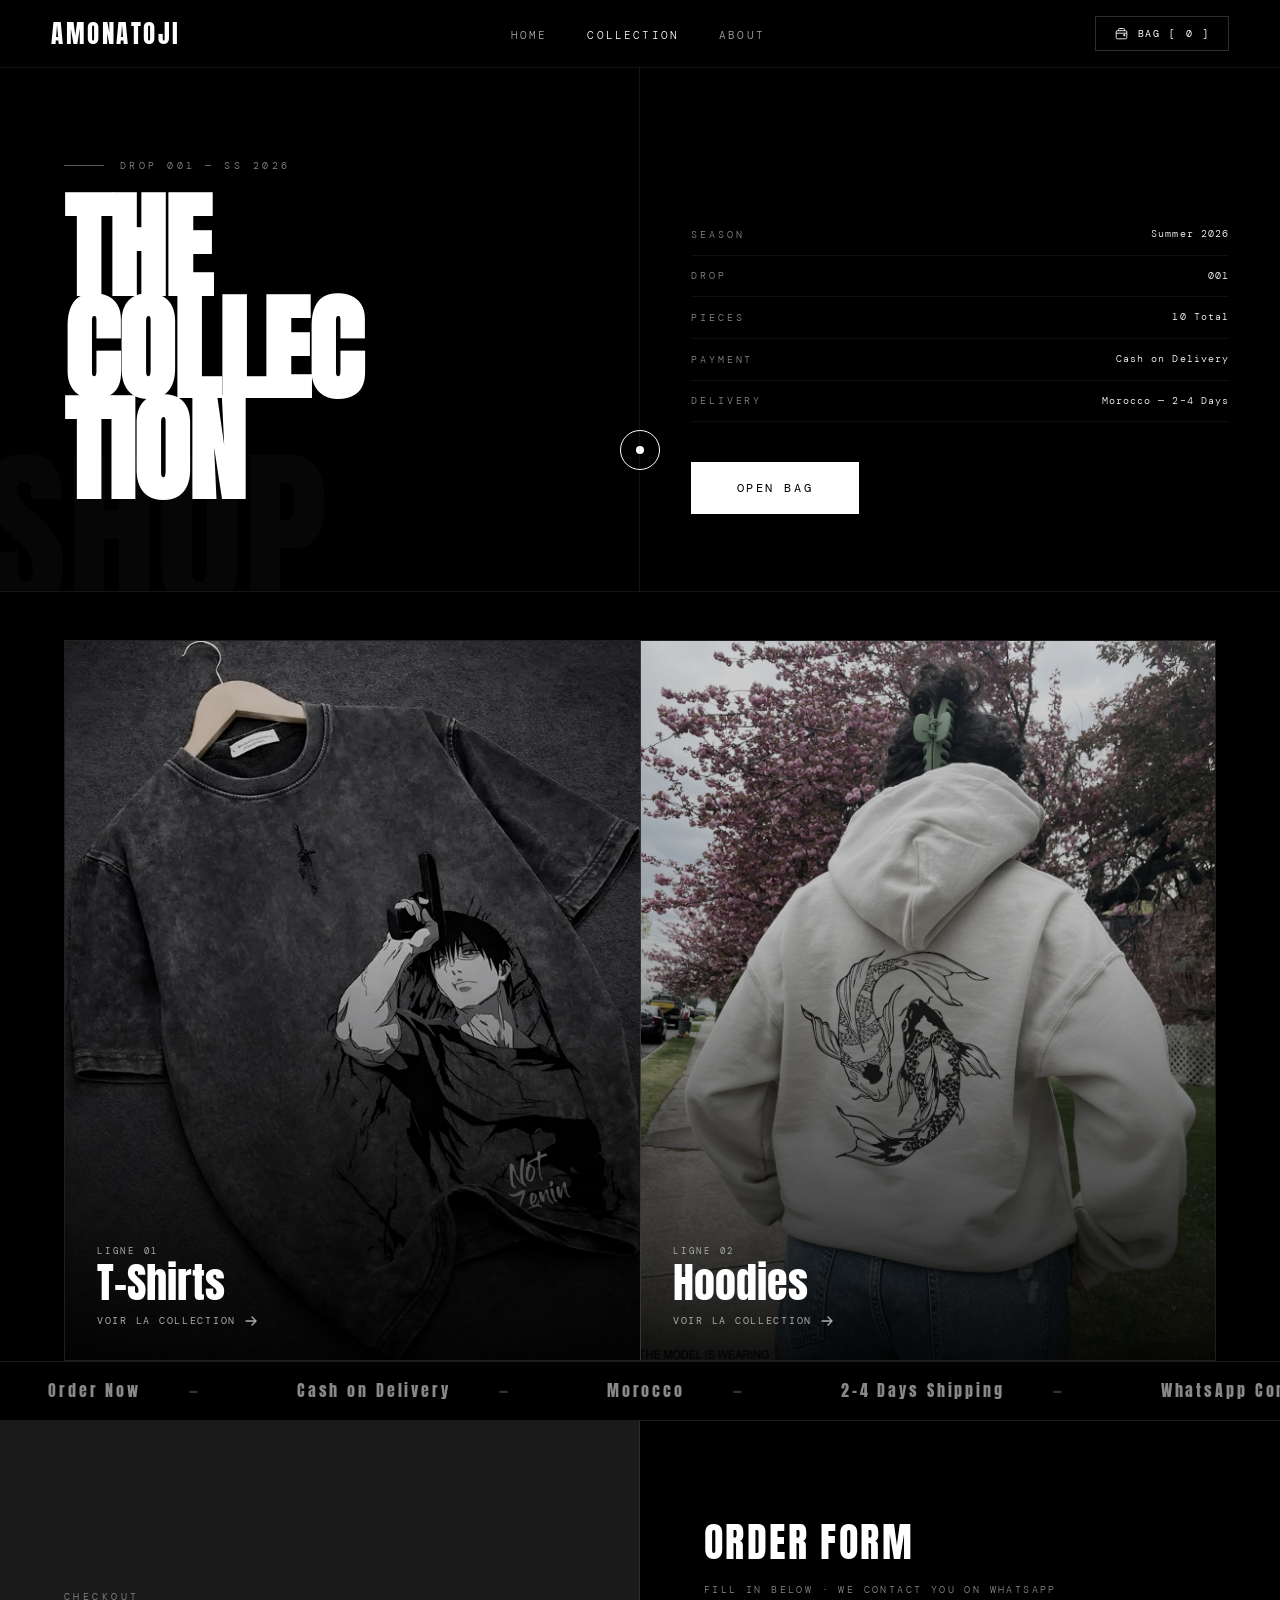
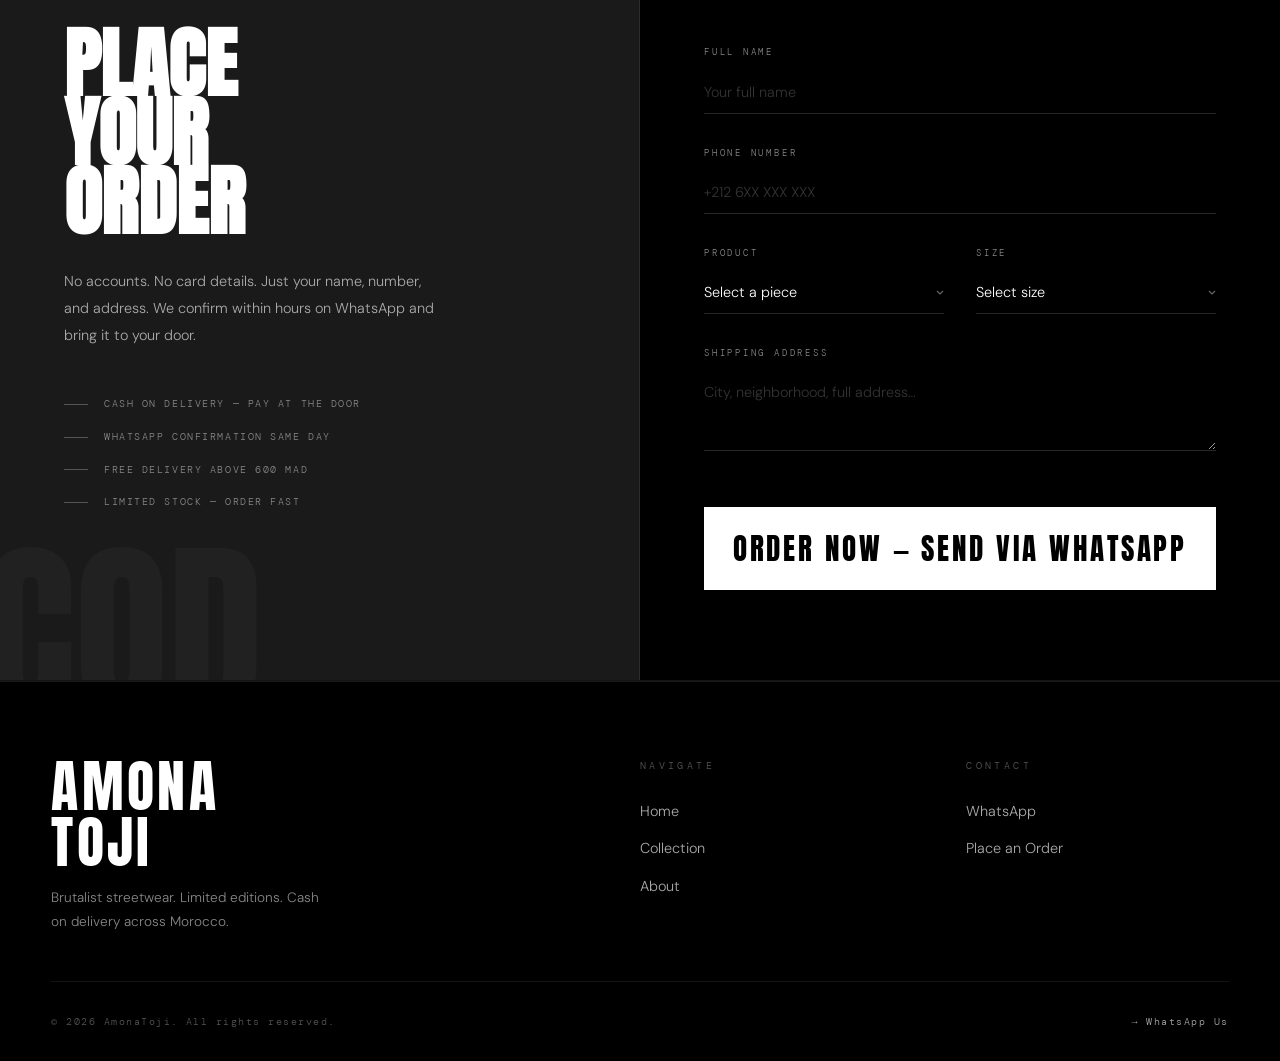
<file: shop.html>
<!DOCTYPE html>
<html lang="en">
<head>
<meta charset="UTF-8" />
<meta name="viewport" content="width=device-width, initial-scale=1.0" />
<title>AmonaToji — Collection</title>
<link rel="stylesheet" href="style.css" />
<style>
/* ─── REVEAL ─── */
.will-reveal { opacity: 0; transform: translateY(2.5rem); transition: opacity 0.85s var(--ease-out), transform 0.85s var(--ease-out); }
.will-reveal.revealed { opacity: 1; transform: translateY(0); }

/* ─── PAGE HERO ─── */
.page-hero {
  padding-top: var(--nav-h);
  min-height: 52vh;
  display: grid;
  grid-template-columns: 1fr 1fr;
  border-bottom: 1px solid rgba(255,255,255,0.08);
  overflow: hidden;
  position: relative;
}

.page-hero-left {
  padding: clamp(4rem, 7vw, 7rem) clamp(2rem, 5vw, 5rem);
  display: flex;
  flex-direction: column;
  justify-content: flex-end;
  border-right: 1px solid rgba(255,255,255,0.08);
  position: relative;
}

.page-hero-ghost {
  position: absolute;
  bottom: -2rem;
  left: -1rem;
  font-family: var(--ff-display);
  font-size: clamp(6rem, 14vw, 16rem);
  color: rgba(255,255,255,0.025);
  user-select: none;
  pointer-events: none;
  line-height: 1;
}

.page-eyebrow {
  font-family: var(--ff-mono);
  font-size: 0.62rem;
  letter-spacing: 0.35em;
  text-transform: uppercase;
  color: var(--gray-4);
  margin-bottom: 1.5rem;
  display: flex;
  align-items: center;
  gap: 1rem;
  opacity: 0;
  animation: fadeUp 0.7s 0.2s var(--ease-out) forwards;
}
.page-eyebrow::before { content: ''; display: block; width: 2.5rem; height: 1px; background: var(--gray-3); }

@keyframes fadeUp {
  from { opacity: 0; transform: translateY(2rem); }
  to   { opacity: 1; transform: translateY(0); }
}

.page-title {
  font-family: var(--ff-display);
  font-size: clamp(4rem, 9vw, 10rem);
  line-height: 0.88;
  letter-spacing: -0.01em;
  color: var(--white);
  margin-bottom: 0;
  opacity: 0;
  animation: fadeUp 0.7s 0.35s var(--ease-out) forwards;
}

.page-hero-right {
  padding: clamp(4rem, 6vw, 6rem) clamp(2rem, 4vw, 4rem);
  display: flex;
  flex-direction: column;
  justify-content: flex-end;
  gap: 2.5rem;
  opacity: 0;
  animation: fadeUp 0.7s 0.5s var(--ease-out) forwards;
}

.page-hero-meta {
  display: flex;
  flex-direction: column;
  gap: 0.75rem;
}

.meta-row {
  display: flex;
  align-items: center;
  justify-content: space-between;
  border-bottom: 1px solid rgba(255,255,255,0.06);
  padding-bottom: 0.75rem;
}

.meta-key {
  font-family: var(--ff-mono);
  font-size: 0.6rem;
  letter-spacing: 0.3em;
  text-transform: uppercase;
  color: var(--gray-4);
}

.meta-val {
  font-family: var(--ff-mono);
  font-size: 0.65rem;
  letter-spacing: 0.1em;
  color: var(--white);
}

/* ─── RESULTS WRAPPER — hidden until a category card is picked ───
   `display: none` by default so the count strip + full product grid don't
   exist on screen (or in layout) at all on first load, PC or mobile. JS
   swaps this to `.is-visible` on the first card click, which both shows it
   and plays a short fade/rise so the reveal feels intentional rather than
   a hard jump-cut. */
.collection-results {
  display: none;
}
.collection-results.is-visible {
  display: block;
  animation: fadeUp 0.55s var(--ease-out);
}

/* ─── FILTER BAR ───
   Explicitly `position: static` (not just the CSS default) so this can
   never accidentally start following the scroll on mobile — no sticky, no
   fixed, it just sits in normal document flow like any other section and
   scrolls away naturally, by design. */
.filter-bar {
  position: static;
  display: flex;
  align-items: center;
  justify-content: flex-end;
  padding: 1rem clamp(2rem, 5vw, 5rem);
  border-bottom: 1px solid rgba(255,255,255,0.08);
}

.filter-group { display: flex; gap: 1.5rem; }

.filter-btn {
  font-family: var(--ff-mono);
  font-size: 0.62rem;
  letter-spacing: 0.25em;
  text-transform: uppercase;
  color: var(--gray-4);
  background: none;
  border: none;
  padding: 0.4rem 0;
  border-bottom: 1px solid transparent;
  transition: color 0.2s, border-color 0.2s;
}
.filter-btn:hover,
.filter-btn.active { color: var(--white); border-color: var(--white); }

.filter-count {
  font-family: var(--ff-mono);
  font-size: 0.62rem;
  letter-spacing: 0.2em;
  color: var(--gray-4);
}

/* ─── CATEGORY SELECTOR — visual cards (T-Shirts / Hoodies) ───
   Full-bleed image cards standing in for the old text filter buttons.
   Also `position: static`, same reasoning as .filter-bar above — this
   section is not, and should never become, sticky on any breakpoint. */
.cat-select {
  position: static;
  padding: clamp(2rem, 5vw, 3rem) clamp(2rem, 5vw, 5rem) 0;
}

.cat-card-grid {
  display: grid;
  grid-template-columns: 1fr 1fr;
  border: 1px solid rgba(255,255,255,0.12);
}

.cat-card {
  position: relative;
  aspect-ratio: 4 / 5;
  border: none;
  background: var(--gray-1);
  cursor: none;
  overflow: hidden;
  isolation: isolate;
}
.cat-card + .cat-card { border-left: 1px solid rgba(255,255,255,0.12); }

.cat-card-img {
  position: absolute;
  inset: 0;
  width: 100%;
  height: 100%;
  object-fit: cover;
  filter: grayscale(45%) contrast(1.05) brightness(0.9);
  transform: scale(1.02);
  transition: transform 0.7s var(--ease-out), filter 0.5s var(--ease-out);
}

.cat-card-scrim {
  position: absolute;
  inset: 0;
  background: linear-gradient(180deg, rgba(0,0,0,0.1) 0%, rgba(0,0,0,0.2) 40%, rgba(0,0,0,0.92) 100%);
  transition: background 0.4s var(--ease-out);
}

.cat-card-content {
  position: absolute;
  left: 0; right: 0; bottom: 0;
  display: flex;
  flex-direction: column;
  align-items: flex-start;
  gap: 0.4rem;
  padding: clamp(1.25rem, 3vw, 2rem);
}

.cat-card-eyebrow {
  font-family: var(--ff-mono);
  font-size: 0.58rem;
  letter-spacing: 0.3em;
  text-transform: uppercase;
  color: var(--gray-5);
}

.cat-card-title {
  font-family: var(--ff-display);
  font-size: clamp(1.7rem, 4vw, 2.6rem);
  line-height: 0.95;
  color: var(--white);
}

.cat-card-cta {
  display: inline-flex;
  align-items: center;
  gap: 0.5rem;
  font-family: var(--ff-mono);
  font-size: 0.6rem;
  letter-spacing: 0.18em;
  text-transform: uppercase;
  color: var(--gray-5);
  margin-top: 0.3rem;
  transition: color 0.3s, gap 0.3s;
}
.cat-card-cta svg { transition: transform 0.3s var(--ease-out); }

/* Active card — the currently-selected line gets a solid white top rule
   and full-strength image, so the current selection is unmistakable even
   without a separate text label anywhere else on the page. */
.cat-card::before {
  content: '';
  position: absolute;
  top: 0; left: 0; right: 0;
  height: 2px;
  background: var(--white);
  transform: scaleX(0);
  transform-origin: left;
  transition: transform 0.35s var(--ease-out);
  z-index: 2;
}
.cat-card.is-active::before { transform: scaleX(1); }
.cat-card.is-active .cat-card-img { filter: grayscale(0%) contrast(1.05) brightness(1); }
.cat-card.is-active .cat-card-cta { color: var(--white); }

/* Hover / focus — image sharpens and zooms, scrim lightens, CTA + arrow
   animate forward. Identical treatment on keyboard focus. */
.cat-card:hover .cat-card-img,
.cat-card:focus-visible .cat-card-img {
  transform: scale(1.07);
  filter: grayscale(0%) contrast(1.05) brightness(1);
}
.cat-card:hover .cat-card-scrim,
.cat-card:focus-visible .cat-card-scrim {
  background: linear-gradient(180deg, rgba(0,0,0,0.05) 0%, rgba(0,0,0,0.12) 40%, rgba(0,0,0,0.88) 100%);
}
.cat-card:hover .cat-card-cta,
.cat-card:focus-visible .cat-card-cta { color: var(--white); gap: 0.7rem; }
.cat-card:hover .cat-card-cta svg,
.cat-card:focus-visible .cat-card-cta svg { transform: translateX(3px); }
.cat-card:focus-visible { outline: 1px solid var(--white); outline-offset: -1px; }

/* Touch devices have no hover — give a quick :active press-state instead so
   tapping still feels responsive on mobile */
.cat-card:active .cat-card-img { transform: scale(1.04); filter: grayscale(0%) brightness(1); }

@media (max-width: 900px) {
  .cat-select { padding: 1.5rem clamp(1.25rem, 5vw, 5rem) 0; }
  .cat-card-grid { grid-template-columns: 1fr; }
  .cat-card { aspect-ratio: 16 / 10; }
  .cat-card + .cat-card { border-left: none; border-top: 1px solid rgba(255,255,255,0.12); }
}

/* ─── EMPTY STATE — shown when a category has no live pieces yet ─── */
.grid-empty-state {
  display: none;
  grid-column: 1 / -1;
  flex-direction: column;
  align-items: center;
  justify-content: center;
  text-align: center;
  padding: clamp(4rem, 10vw, 7rem) 2rem;
  gap: 1.25rem;
}
.grid-empty-state.is-active { display: flex; }
.empty-title {
  font-family: var(--ff-display);
  font-size: clamp(1.6rem, 3vw, 2.2rem);
  letter-spacing: 0.03em;
  text-transform: uppercase;
  color: var(--white);
}
.empty-copy {
  font-size: 0.85rem;
  font-weight: 300;
  color: var(--gray-5);
  max-width: 38ch;
  line-height: 1.8;
}

/* ─── PRODUCT GRID ─── */
.product-section { border-bottom: 1px solid rgba(255,255,255,0.08); }

.product-grid {
  display: grid;
  grid-template-columns: repeat(3, 1fr);
  border-left: 1px solid rgba(255,255,255,0.08);
}

.product-card {
  border-right: 1px solid rgba(255,255,255,0.08);
  border-bottom: 1px solid rgba(255,255,255,0.08);
  overflow: hidden;
  position: relative;
  background: var(--black);
  transition: background 0.3s;
}
.product-card:hover { background: var(--gray-1); }
.product-card:hover .pc-img { transform: scale(1.05); }
.product-card:hover .pc-overlay { opacity: 1; }

.pc-img-wrap {
  aspect-ratio: 3 / 4;
  overflow: hidden;
  background: var(--gray-1);
  position: relative;
}

.pc-img {
  width: 100%;
  height: 100%;
  object-fit: cover;
  transition: transform 0.6s var(--ease-out);
  will-change: transform;
}

.pc-overlay {
  position: absolute;
  inset: 0;
  background: rgba(0,0,0,0.6);
  display: flex;
  flex-direction: column;
  align-items: center;
  justify-content: center;
  gap: 1rem;
  opacity: 0;
  transition: opacity 0.35s;
}

.pc-quick {
  font-family: var(--ff-mono);
  font-size: 0.62rem;
  letter-spacing: 0.2em;
  text-transform: uppercase;
  color: var(--black);
  background: var(--white);
  border: none;
  padding: 0.85rem 2rem;
  cursor: none;
  transition: background 0.2s;
}
.pc-quick:hover { background: var(--gray-7); }

.pc-number {
  position: absolute;
  top: 1rem;
  left: 1.25rem;
  font-family: var(--ff-mono);
  font-size: 0.58rem;
  letter-spacing: 0.2em;
  color: rgba(255,255,255,0.35);
}

.pc-status {
  position: absolute;
  top: 1rem;
  right: 1.25rem;
  font-family: var(--ff-mono);
  font-size: 0.55rem;
  letter-spacing: 0.2em;
  text-transform: uppercase;
  color: var(--black);
  background: var(--white);
  padding: 0.25rem 0.65rem;
}

.pc-info {
  padding: 1.5rem 1.75rem 2rem;
  border-top: 1px solid rgba(255,255,255,0.08);
}

.pc-tag {
  font-family: var(--ff-mono);
  font-size: 0.58rem;
  letter-spacing: 0.3em;
  text-transform: uppercase;
  color: var(--gray-4);
  margin-bottom: 0.4rem;
}

.pc-name {
  font-family: var(--ff-display);
  font-size: 1.5rem;
  text-transform: uppercase;
  letter-spacing: 0.04em;
  color: var(--white);
  margin-bottom: 1rem;
}

.pc-row {
  display: flex;
  align-items: center;
  justify-content: space-between;
  gap: 1rem;
  margin-bottom: 1rem;
}

.pc-price {
  font-family: var(--ff-display);
  font-size: 2rem;
  color: var(--white);
  letter-spacing: 0.02em;
  line-height: 1;
}

.pc-price sub {
  font-family: var(--ff-mono);
  font-size: 0.6rem;
  font-weight: 300;
  letter-spacing: 0.2em;
  color: var(--gray-4);
  vertical-align: bottom;
  margin-left: 0.25rem;
}

/* ─── SCARCITY & ANCHOR PRICING ─── */
.pc-scarcity {
  display: flex;
  align-items: center;
  gap: 0.5rem;
  font-family: var(--ff-mono);
  font-size: 0.6rem;
  letter-spacing: 0.1em;
  text-transform: uppercase;
  color: var(--gray-5);
  margin-bottom: 0.9rem;
}

.pc-scarcity-dot {
  width: 5px;
  height: 5px;
  border-radius: 50%;
  background: var(--accent-urgent);
  flex-shrink: 0;
  box-shadow: 0 0 0 0 rgba(232, 84, 62, 0.5);
  animation: scarcityPulse 2.2s infinite;
}

@keyframes scarcityPulse {
  0%   { box-shadow: 0 0 0 0 rgba(232, 84, 62, 0.45); }
  70%  { box-shadow: 0 0 0 6px rgba(232, 84, 62, 0); }
  100% { box-shadow: 0 0 0 0 rgba(232, 84, 62, 0); }
}

.pc-price-group {
  display: flex;
  align-items: baseline;
  gap: 0.65rem;
  flex-wrap: wrap;
}

.pc-price-old {
  font-family: var(--ff-mono);
  font-size: 0.85rem;
  font-weight: 300;
  color: var(--gray-4);
  text-decoration: line-through;
  text-decoration-color: var(--gray-3);
  text-decoration-thickness: 1px;
}

.pc-save-badge {
  font-family: var(--ff-mono);
  font-size: 0.55rem;
  letter-spacing: 0.08em;
  text-transform: uppercase;
  color: var(--accent-urgent);
  border: 1px solid rgba(232, 84, 62, 0.4);
  padding: 0.2rem 0.45rem;
  white-space: nowrap;
}

.size-select {
  font-family: var(--ff-mono);
  font-size: 0.62rem;
  letter-spacing: 0.18em;
  text-transform: uppercase;
  color: var(--white);
  background: transparent;
  border: 1px solid rgba(255,255,255,0.2);
  padding: 0.5rem 1.75rem 0.5rem 0.75rem;
  cursor: none;
  -webkit-appearance: none;
  appearance: none;
  outline: none;
  transition: border-color 0.2s;
  background-image: url("data:image/svg+xml,%3Csvg width='8' height='5' viewBox='0 0 8 5' fill='none' xmlns='http://www.w3.org/2000/svg'%3E%3Cpath d='M1 1L4 4L7 1' stroke='white' stroke-opacity='0.5' stroke-width='1.2'/%3E%3C/svg%3E");
  background-repeat: no-repeat;
  background-position: right 0.6rem center;
}
.size-select:hover  { border-color: rgba(255,255,255,0.5); }
.size-select:focus  { border-color: var(--white); }
.size-select option { background: var(--gray-1); color: var(--white); }

/* ─── CAP OPTIONS — product customization (قبّيات) ───
   Sits inside .pc-info, between the size row and the Add to Bag button.
   Built as a <fieldset> for real radio-group semantics (screen readers
   announce it as a group with a legend), but visually it borrows the exact
   tokens .size-select already uses — same mono font, 0.62rem size, 0.2
   opacity hairline border, no border-radius, same hover/focus behavior —
   so it reads as native to the card, not a bolted-on widget. The native
   radio input is visually hidden (not display:none, so it stays keyboard
   + screen-reader accessible) and a custom dot + the label itself carry
   the checked state via :has(). */
.cap-options {
  border: none;
  margin: 0 0 0.9rem;
  padding: 0;
  display: flex;
  flex-direction: column;
  gap: 0.45rem;
}

.cap-options-legend {
  font-family: var(--ff-mono);
  font-size: 0.58rem;
  letter-spacing: 0.2em;
  text-transform: uppercase;
  color: var(--gray-5);
  padding: 0;
  margin-bottom: 0.15rem;
}

.cap-option {
  position: relative;
  display: flex;
  align-items: center;
  gap: 0.6rem;
  font-family: var(--ff-mono);
  font-size: 0.62rem;
  letter-spacing: 0.1em;
  text-transform: uppercase;
  color: var(--gray-5);
  background: transparent;
  border: 1px solid rgba(255,255,255,0.2);
  padding: 0.55rem 0.75rem;
  cursor: none;
  transition: border-color 0.2s, color 0.2s, background-color 0.2s;
}
.cap-option:hover { border-color: rgba(255,255,255,0.5); color: var(--white); }

/* Visually hidden but still focusable/clickable/announced — do not use
   display:none or visibility:hidden here, that would break keyboard nav */
.cap-option input[type="radio"] {
  position: absolute;
  width: 1px;
  height: 1px;
  opacity: 0;
  margin: 0;
  pointer-events: none;
}

.cap-option-dot {
  width: 12px;
  height: 12px;
  flex-shrink: 0;
  border: 1px solid rgba(255,255,255,0.4);
  border-radius: 50%;
  position: relative;
  transition: border-color 0.2s;
}
.cap-option-dot::after {
  content: '';
  position: absolute;
  inset: 2px;
  border-radius: 50%;
  background: var(--white);
  transform: scale(0);
  transition: transform 0.2s var(--ease-out);
}
.cap-option input:checked ~ .cap-option-dot { border-color: var(--white); }
.cap-option input:checked ~ .cap-option-dot::after { transform: scale(1); }

.cap-option-text { flex: 1; }
.cap-option-price { color: var(--gray-4); transition: color 0.2s; }

/* Checked-state styling on the whole pill. :has() has full support across
   Chrome/Safari/Firefox as of 2026; if you need to support something
   older, mirror this with a `.is-checked` class toggled in your onchange
   handler — same declarations, just swap the selector. */
.cap-option:has(input:checked) {
  border-color: var(--white);
  color: var(--white);
  background: rgba(255,255,255,0.05);
}
.cap-option:has(input:checked) .cap-option-price { color: var(--white); }
.cap-option input:focus-visible ~ .cap-option-dot { outline: 1px solid var(--white); outline-offset: 2px; }

@media (max-width: 480px) {
  .cap-option { padding: 0.65rem 0.75rem; } /* slightly taller hit target on small touch screens */
}

/* ADD TO BAG button on product card */
.pc-add-btn {
  width: 100%;
  font-family: var(--ff-mono);
  font-size: 0.62rem;
  letter-spacing: 0.22em;
  text-transform: uppercase;
  color: var(--black);
  background: var(--white);
  border: 1px solid var(--white);
  padding: 0.8rem 1rem;
  cursor: none;
  transition: background 0.2s, color 0.2s, border-color 0.2s;
  display: flex;
  align-items: center;
  justify-content: center;
  gap: 0.5rem;
}
.pc-add-btn:hover { background: transparent; color: var(--white); }
.pc-add-btn svg { flex-shrink: 0; }

/* ─── ORDER SECTION ─── */
.order-section {
  display: grid;
  grid-template-columns: 1fr 1fr;
  border-bottom: 1px solid rgba(255,255,255,0.08);
  min-height: 80vh;
}

.order-left {
  padding: clamp(4rem, 7vw, 7rem) clamp(2rem, 5vw, 5rem);
  border-right: 1px solid rgba(255,255,255,0.08);
  display: flex;
  flex-direction: column;
  justify-content: center;
  background: var(--gray-1);
  position: relative;
  overflow: hidden;
}

.order-left-ghost {
  position: absolute;
  bottom: -3rem;
  left: -1rem;
  font-family: var(--ff-display);
  font-size: clamp(7rem, 15vw, 17rem);
  color: rgba(255,255,255,0.03);
  user-select: none;
  pointer-events: none;
  line-height: 1;
}

.order-left-title {
  font-family: var(--ff-display);
  font-size: clamp(3rem, 6vw, 7rem);
  line-height: 0.9;
  color: var(--white);
  margin-bottom: 2rem;
  position: relative;
}

.order-left-desc {
  font-size: 0.9rem;
  font-weight: 300;
  color: var(--gray-5);
  line-height: 1.85;
  max-width: 38ch;
  margin-bottom: 3rem;
  position: relative;
}

.order-perks { display: flex; flex-direction: column; gap: 1rem; position: relative; }

.order-perk {
  display: flex;
  align-items: center;
  gap: 1rem;
  font-family: var(--ff-mono);
  font-size: 0.65rem;
  letter-spacing: 0.15em;
  text-transform: uppercase;
  color: var(--gray-4);
}
.order-perk::before {
  content: '';
  display: block;
  width: 1.5rem;
  height: 1px;
  background: var(--gray-3);
  flex-shrink: 0;
}

/* ─── ORDER FORM ─── */
.order-right {
  padding: clamp(4rem, 7vw, 7rem) clamp(2rem, 5vw, 5rem);
  display: flex;
  flex-direction: column;
  justify-content: center;
}

.form-head { margin-bottom: 3rem; }

.form-heading {
  font-family: var(--ff-display);
  font-size: 2.5rem;
  letter-spacing: 0.06em;
  text-transform: uppercase;
  color: var(--white);
  margin-bottom: 0.5rem;
}

.form-sub {
  font-family: var(--ff-mono);
  font-size: 0.6rem;
  letter-spacing: 0.25em;
  text-transform: uppercase;
  color: var(--gray-4);
}

.form-group { margin-bottom: 2rem; }

.form-row-2 {
  display: grid;
  grid-template-columns: 1fr 1fr;
  gap: 2rem;
}

.btn-order {
  width: 100%;
  font-family: var(--ff-display);
  font-size: 1.8rem;
  letter-spacing: 0.1em;
  text-transform: uppercase;
  color: var(--black);
  background: var(--white);
  border: none;
  padding: 1.25rem;
  cursor: none;
  transition: background 0.2s, color 0.2s;
  position: relative;
  overflow: hidden;
  margin-top: 1rem;
}

.btn-order::after {
  content: '';
  position: absolute;
  inset: 0;
  background: var(--black);
  transform: translateX(-100%);
  transition: transform 0.4s var(--ease-out);
  z-index: 0;
}

.btn-order:hover::after { transform: translateX(0); }
.btn-order:hover { color: var(--white); }
.btn-order span { position: relative; z-index: 1; }

/* ─── RESPONSIVE ─── */
@media (max-width: 900px) {
  .page-hero { grid-template-columns: 1fr; }
  .page-hero-right { padding-top: 0; }
  .product-grid { grid-template-columns: repeat(2, 1fr); }
  .order-section { grid-template-columns: 1fr; }
  .order-left { border-right: none; border-bottom: 1px solid rgba(255,255,255,0.08); }
  .form-row-2 { grid-template-columns: 1fr; gap: 0; }
}

@media (max-width: 600px) {
  .product-grid { grid-template-columns: 1fr; }
  .page-hero-left { border-right: none; }
}
</style>
</head>
<body id="order">

<!-- CURSOR -->
<div id="cursor-dot"></div>
<div id="cursor-ring"></div>

<!-- NAV -->
<nav class="site-nav">
  <a href="index.html" class="nav-logo">AMONATOJI</a>
  <ul class="nav-links">
    <li><a href="index.html">Home</a></li>
    <li><a href="shop.html" class="active">Collection</a></li>
    <li><a href="about.html">About</a></li>
  </ul>
  <div class="nav-right">
    <button class="nav-bag-btn" onclick="openModal()" aria-label="Open bag">
      <svg class="nav-bag-icon" viewBox="0 0 24 24" fill="none" aria-hidden="true">
        <rect x="3.5" y="7.5" width="17" height="13" rx="2" stroke="currentColor" stroke-width="1.4"/>
        <path d="M3.5 11.5h17" stroke="currentColor" stroke-width="1.4"/>
        <path d="M7 7.5V6a2 2 0 0 1 2-2h6a2 2 0 0 1 2 2v1.5" stroke="currentColor" stroke-width="1.4" stroke-linecap="round"/>
        <circle cx="16.5" cy="14.5" r="1.3" fill="currentColor"/>
      </svg>
      BAG&nbsp;[<span class="nav-bag-count">0</span>]
    </button>
  </div>
</nav>

<!-- MOBILE BOTTOM TAB BAR — keeps Home / Collection / Bag reachable
     with a thumb at any scroll position on touch devices -->
<nav class="mobile-tabbar" aria-label="Mobile quick navigation">
  <a href="index.html" class="tab-item">
    <svg viewBox="0 0 24 24" fill="none" aria-hidden="true">
      <path d="M4 11.5 12 4l8 7.5" stroke="currentColor" stroke-width="1.4" stroke-linecap="round" stroke-linejoin="round"/>
      <path d="M6 10v9a1 1 0 0 0 1 1h3v-5.5h4V20h3a1 1 0 0 0 1-1v-9" stroke="currentColor" stroke-width="1.4" stroke-linecap="round" stroke-linejoin="round"/>
    </svg>
    <span>Home</span>
  </a>
  <a href="shop.html" class="tab-item active">
    <svg viewBox="0 0 24 24" fill="none" aria-hidden="true">
      <rect x="4" y="4" width="7" height="7" stroke="currentColor" stroke-width="1.4"/>
      <rect x="13" y="4" width="7" height="7" stroke="currentColor" stroke-width="1.4"/>
      <rect x="4" y="13" width="7" height="7" stroke="currentColor" stroke-width="1.4"/>
      <rect x="13" y="13" width="7" height="7" stroke="currentColor" stroke-width="1.4"/>
    </svg>
    <span>Collection</span>
  </a>
  <button type="button" class="tab-item" onclick="openModal()" aria-label="Open bag">
    <span class="tab-icon-wrap">
      <svg viewBox="0 0 24 24" fill="none" aria-hidden="true">
        <rect x="3.5" y="7.5" width="17" height="13" rx="2" stroke="currentColor" stroke-width="1.4"/>
        <path d="M3.5 11.5h17" stroke="currentColor" stroke-width="1.4"/>
        <path d="M7 7.5V6a2 2 0 0 1 2-2h6a2 2 0 0 1 2 2v1.5" stroke="currentColor" stroke-width="1.4" stroke-linecap="round"/>
        <circle cx="16.5" cy="14.5" r="1.3" fill="currentColor"/>
      </svg>
      <span class="tab-badge nav-bag-count is-empty">0</span>
    </span>
    <span>Bag</span>
  </button>
</nav>

<!-- PAGE HERO -->
<section class="page-hero">
  <div class="page-hero-left">
    <div class="page-hero-ghost" data-parallax="22">SHOP</div>
    <div class="page-eyebrow">Drop 001 — SS 2026</div>
    <h1 class="page-title" data-parallax="8">THE<br>COLLEC<br>TION</h1>
  </div>

  <div class="page-hero-right">
    <div class="page-hero-meta">
      <div class="meta-row">
        <span class="meta-key">Season</span>
        <span class="meta-val">Summer 2026</span>
      </div>
      <div class="meta-row">
        <span class="meta-key">Drop</span>
        <span class="meta-val">001</span>
      </div>
      <div class="meta-row">
        <span class="meta-key">Pieces</span>
        <span class="meta-val">10 Total</span>
      </div>
      <div class="meta-row">
        <span class="meta-key">Payment</span>
        <span class="meta-val">Cash on Delivery</span>
      </div>
      <div class="meta-row">
        <span class="meta-key">Delivery</span>
        <span class="meta-val">Morocco — 2–4 Days</span>
      </div>
    </div>
    <button class="mag-btn mag-btn-primary" style="align-self:flex-start" onclick="openModal()">Open Bag</button>
  </div>
</section>

<!-- ═══ CATEGORY SELECTOR — visual cards replace the old text filter buttons ═══
     Clicking a card filters the grid below. "T-Shirts" maps to the existing
     data-category="Tops" tag already used by all 10 live pieces. "Hoodies"
     is fully wired up and ready — it'll populate the instant a product with
     data-category="Hoodies" is added to the grid; until then it shows the
     "coming soon" empty state instead of an empty grid. -->
<section class="cat-select">
  <div class="cat-card-grid">

    <button type="button" class="cat-card" data-filter="Tops" aria-pressed="false" aria-label="Voir la collection T-Shirts">
      <img class="cat-card-img" src="img/tshirt.png" alt="" loading="lazy" />
      <span class="cat-card-scrim"></span>
      <span class="cat-card-content">
        <span class="cat-card-eyebrow">Ligne 01</span>
        <span class="cat-card-title">T-Shirts</span>
        <span class="cat-card-cta">
          Voir la collection
          <svg width="14" height="14" viewBox="0 0 14 14" fill="none" aria-hidden="true">
            <path d="M2 7h10M8 3l4 4-4 4" stroke="currentColor" stroke-width="1.4" stroke-linecap="round" stroke-linejoin="round"/>
          </svg>
        </span>
      </span>
    </button>

    <button type="button" class="cat-card" data-filter="Hoodies" aria-pressed="false" aria-label="Voir la collection Hoodies">
      <!-- TODO: swap for a real hoodie product shot once that line ships —
           reusing a placeholder since no hoodie pieces exist yet below. -->
      <img class="cat-card-img" src="img/hodyy.png" alt="" loading="lazy" />
      <span class="cat-card-scrim"></span>
      <span class="cat-card-content">
        <span class="cat-card-eyebrow">Ligne 02</span>
        <span class="cat-card-title">Hoodies</span>
        <span class="cat-card-cta">
          Voir la collection
          <svg width="14" height="14" viewBox="0 0 14 14" fill="none" aria-hidden="true">
            <path d="M2 7h10M8 3l4 4-4 4" stroke="currentColor" stroke-width="1.4" stroke-linecap="round" stroke-linejoin="round"/>
          </svg>
        </span>
      </span>
    </button>

  </div>
</section>

<!-- ═══ RESULTS — hidden until a category card is clicked ═══
     Nothing inside here (count strip + product grid) exists on screen at
     all on first load, on PC or mobile — no flash of hidden content, no
     collapsed-but-present grid. JS below reveals this the moment either
     card is picked, then filters + scrolls it into view. -->
<div class="collection-results" id="collection-results">

  <!-- PIECE COUNT STRIP — plain in-flow block, not sticky/fixed on any
       breakpoint; scrolls away with the page like normal content. -->
  <div class="filter-bar">
    <span class="filter-count" id="filter-count">10 pieces</span>
  </div>

  <!-- PRODUCTS -->
  <section class="product-section">
    <div class="product-grid">

      <!-- Empty state — shown when the active category has no live pieces yet -->
      <div class="grid-empty-state" id="grid-empty-state">
        <div class="empty-title">Drop coming soon</div>
        <p class="empty-copy">This line is coming soon. Contact us on WhatsApp to be notified as soon as it's released.</p>
        <a href="https://wa.me/212632376348" target="_blank" rel="noopener" class="mag-btn mag-btn-ghost" style="font-size:0.65rem; padding:0.85rem 2rem;">Notify me on WhatsApp</a>
      </div>

    <!-- 1 — Rei evangelion Oversize T-Shirt -->
    <div class="product-card" data-reveal data-category="Tops">
      <div class="pc-img-wrap">
        <img class="pc-img" src="img/p1.jpg" alt="Rei evangelion Oversize T-Shirt" />
        <span class="pc-number">001</span>
        <span class="pc-status">In Stock</span>
        <div class="pc-overlay">
          <button class="pc-quick" onclick="handleAddToBag(this, 'Rei evangelion Oversize T-Shirt', 199, 'p1.jpg')">Add to Bag</button>
        </div>
      </div>
      <div class="pc-info">
        <div class="pc-tag">Oversize T-Shirt 240gsm</div>
        <div class="pc-name">Rei evangelion Oversize T-Shirt</div>
        <div class="pc-scarcity"><span class="pc-scarcity-dot"></span>Limited Drop — 14 pieces left worldwide</div>
        <div class="pc-row">
          <div class="pc-price-group">
            <span class="pc-price-old">260 MAD</span>
            <div class="pc-price">199<sub>MAD</sub></div>
          </div>
          <select class="size-select" aria-label="Select size" data-product="Rei evangelion Oversize T-Shirt" data-price="199" data-img="p1.jpg">
            <option value="">Size</option>
            <option value="S">S</option>
            <option value="M">M</option>
            <option value="L">L</option>
            <option value="XL">XL</option>
          </select>
        </div>
        <button class="pc-add-btn" onclick="handleAddToBagFromCard(this)">
          <svg width="11" height="11" viewBox="0 0 11 11" fill="none" aria-hidden="true"><path d="M5.5 1v9M1 5.5h9" stroke="currentColor" stroke-width="1.4" stroke-linecap="round"/></svg>
          Add to Bag
        </button>
      </div>
    </div>

    <!-- 2 — Gojo's hands  Oversize T-Shirt -->
    <div class="product-card" data-reveal data-category="Tops">
      <div class="pc-img-wrap">
        <img class="pc-img" src="img/p2.jpg" alt="Gojo's hands  Oversize T-Shirt" />
        <span class="pc-number">002</span>
        <span class="pc-status">In Stock</span>
        <div class="pc-overlay">
          <button class="pc-quick" onclick="handleAddToBag(this, 'Gojo\'s hands  Oversize T-Shirt', 200, 'p2.jpg')">Add to Bag</button>
        </div>
      </div>
      <div class="pc-info">
        <div class="pc-tag">Oversize T-Shirt 240gsm</div>
        <div class="pc-name">Gojo's hands  Oversize T-Shirt</div>
        <div class="pc-scarcity"><span class="pc-scarcity-dot"></span>Limited Drop — 9 pieces left worldwide</div>
        <div class="pc-row">
          <div class="pc-price-group">
            <span class="pc-price-old">280 MAD</span>
            <div class="pc-price">200<sub>MAD</sub></div>
          </div>
          <select class="size-select" aria-label="Select size" data-product="Gojo's hands  Oversize T-Shirt" data-price="200" data-img="p2.jpg">
            <option value="">Size</option>
            <option value="S">S</option>
            <option value="M">M</option>
            <option value="L">L</option>
            <option value="XL">XL</option>
          </select>
        </div>
        <button class="pc-add-btn" onclick="handleAddToBagFromCard(this)">
          <svg width="11" height="11" viewBox="0 0 11 11" fill="none" aria-hidden="true"><path d="M5.5 1v9M1 5.5h9" stroke="currentColor" stroke-width="1.4" stroke-linecap="round"/></svg>
          Add to Bag
        </button>
      </div>
    </div>

    <!-- 3 — kurapika Oversize T-Shirt -->
    <div class="product-card" data-reveal data-category="Tops">
  <div class="pc-img-wrap">
    <img class="pc-img" src="img/p3.jpg" alt="kurapika Oversize T-Shirt" />
    <span class="pc-number">003</span>
    <span class="pc-status">In Stock</span>
    <div class="pc-overlay">
      <button class="pc-quick" onclick="event.stopPropagation(); handleAddToBag(this, 'kurapika Oversize T-Shirt', 200, 'p3.jpg')">Add to Bag</button>
    </div>
  </div>

  <div class="pc-info">
    <div class="pc-tag">Oversize T-Shirt 240gsm</div>
    
    <div class="pc-name">kurapika Oversize T-Shirt</div>
    <div class="pc-scarcity"><span class="pc-scarcity-dot"></span>Limited Drop — 21 pieces left worldwide</div>

    <div class="pc-row">
      <div class="pc-price-group">
        <span class="pc-price-old">280 MAD</span>
        <div class="pc-price">200<sub>MAD</sub></div>
      </div>
      <select class="size-select" aria-label="Select size" data-product="kurapika Oversize T-Shirt" data-price="200" data-img="p3.jpg">
        <option value="">Size</option>
        <option value="S">S</option>
        <option value="M">M</option>
        <option value="L">L</option>
        <option value="XL">XL</option>
      </select>
    </div>
    <button class="pc-add-btn" onclick="handleAddToBagFromCard(this)">
      <svg width="11" height="11" viewBox="0 0 11 11" fill="none" aria-hidden="true"><path d="M5.5 1v9M1 5.5h9" stroke="currentColor" stroke-width="1.4" stroke-linecap="round"/></svg>
      Add to Bag
    </button>
  </div>
</div>

    <!-- 4 — yuta Oversize T-Shirt -->
    <div class="product-card" data-reveal data-category="Tops">
      <div class="pc-img-wrap">
        <img class="pc-img" src="img/p4.jpg" alt="yuta Oversize T-Shirt" />
        <span class="pc-number">004</span>
        <span class="pc-status">In Stock</span>
        <div class="pc-overlay">
          <button class="pc-quick" onclick="handleAddToBag(this, 'yuta Oversize T-Shirt', 189, 'p4.jpg')">Add to Bag</button>
        </div>
      </div>
      <div class="pc-info">
        <div class="pc-tag">Oversize T-Shirt 240gsm</div>
        <div class="pc-name">yuta Oversize T-Shirt</div>
        <div class="pc-scarcity"><span class="pc-scarcity-dot"></span>Limited Drop — 17 pieces left worldwide</div>
        <div class="pc-row">
          <div class="pc-price-group">
            <span class="pc-price-old">280 MAD</span>
            <div class="pc-price">189<sub>MAD</sub></div>
          </div>
          <select class="size-select" aria-label="Select size" data-product="yuta Oversize T-Shirt" data-price="189" data-img="p4.jpg">
            <option value="">Size</option>
            <option value="S">S</option>
            <option value="M">M</option>
            <option value="L">L</option>
            <option value="XL">XL</option>
          </select>
        </div>
        <button class="pc-add-btn" onclick="handleAddToBagFromCard(this)">
          <svg width="11" height="11" viewBox="0 0 11 11" fill="none" aria-hidden="true"><path d="M5.5 1v9M1 5.5h9" stroke="currentColor" stroke-width="1.4" stroke-linecap="round"/></svg>
          Add to Bag
        </button>
      </div>
    </div>

    <!-- 5 — eye Oversize T-Shirt -->
    <div class="product-card" data-reveal data-category="Tops">
      <div class="pc-img-wrap">
        <img class="pc-img" src="img/p5.jpg" alt="eye Oversize T-Shirt" />
        <span class="pc-number">005</span>
        <span class="pc-status">In Stock</span>
        <div class="pc-overlay">
          <button class="pc-quick" onclick="handleAddToBag(this, 'eye Oversize T-Shirt', 189, 'p5.jpg')">Add to Bag</button>
        </div>
      </div>
      <div class="pc-info">
        <div class="pc-tag">Oversize T-Shirt 240gsm</div>
        <div class="pc-name">eye Oversize T-Shirt</div>
        <div class="pc-scarcity"><span class="pc-scarcity-dot"></span>Limited Drop — 6 pieces left worldwide</div>
        <div class="pc-row">
          <div class="pc-price-group">
            <span class="pc-price-old">260 MAD</span>
            <div class="pc-price">189<sub>MAD</sub></div>
          </div>
          <select class="size-select" aria-label="Select size" data-product="eye Oversize T-Shirt" data-price="189" data-img="p5.jpg">
            <option value="">Size</option>
            <option value="S">S</option>
            <option value="M">M</option>
            <option value="L">L</option>
            <option value="XL">XL</option>
          </select>
        </div>
        <button class="pc-add-btn" onclick="handleAddToBagFromCard(this)">
          <svg width="11" height="11" viewBox="0 0 11 11" fill="none" aria-hidden="true"><path d="M5.5 1v9M1 5.5h9" stroke="currentColor" stroke-width="1.4" stroke-linecap="round"/></svg>
          Add to Bag
        </button>
      </div>
    </div>

    <!-- 6 — shizuku Oversize T-Shirt -->
    <div class="product-card" data-reveal data-category="Tops">
      <div class="pc-img-wrap">
        <img class="pc-img" src="img/p6.png" alt="shizuku Oversize T-Shirt" />
        <span class="pc-number">006</span>
        <span class="pc-status">In Stock</span>
        <div class="pc-overlay">
          <button class="pc-quick" onclick="handleAddToBag(this, 'shizuku Oversize T-Shirt', 200, 'p6.png')">Add to Bag</button>
        </div>
      </div>
      <div class="pc-info">
        <div class="pc-tag">Oversize T-Shirt 240gsm</div>
        <div class="pc-name">shizuku Oversize T-Shirt</div>
        <div class="pc-scarcity"><span class="pc-scarcity-dot"></span>Limited Drop — 23 pieces left worldwide</div>
        <div class="pc-row">
          <div class="pc-price-group">
            <span class="pc-price-old">290 MAD</span>
            <div class="pc-price">200<sub>MAD</sub></div>
          </div>
          <select class="size-select" aria-label="Select size" data-product="shizuku Oversize T-Shirt" data-price="200" data-img="p6.png">
            <option value="">Size</option>
            <option value="S">S</option>
            <option value="M">M</option>
            <option value="L">L</option>
            <option value="XL">XL</option>
          </select>
        </div>
        <button class="pc-add-btn" onclick="handleAddToBagFromCard(this)">
          <svg width="11" height="11" viewBox="0 0 11 11" fill="none" aria-hidden="true"><path d="M5.5 1v9M1 5.5h9" stroke="currentColor" stroke-width="1.4" stroke-linecap="round"/></svg>
          Add to Bag
        </button>
      </div>
    </div>

    <!-- 7 — reze Oversize T-Shirt -->
    <div class="product-card" data-reveal data-category="Tops">
      <div class="pc-img-wrap">
        <img class="pc-img" src="img/p7.png" alt="reze Oversize T-Shirt" />
        <span class="pc-number">007</span>
        <span class="pc-status">In Stock</span>
        <div class="pc-overlay">
          <button class="pc-quick" onclick="handleAddToBag(this, 'reze Oversize T-Shirt', 200, 'p7.png')">Add to Bag</button>
        </div>
      </div>
      <div class="pc-info">
        <div class="pc-tag">Oversize T-Shirt 240gsm</div>
        <div class="pc-name">reze Oversize T-Shirt</div>
        <div class="pc-scarcity"><span class="pc-scarcity-dot"></span>Limited Drop — 11 pieces left worldwide</div>
        <div class="pc-row">
          <div class="pc-price-group">
            <span class="pc-price-old">290 MAD</span>
            <div class="pc-price">200<sub>MAD</sub></div>
          </div>
          <select class="size-select" aria-label="Select size" data-product="reze Oversize T-Shirt" data-price="200" data-img="p7.png">
            <option value="">Size</option>
            <option value="S">S</option>
            <option value="M">M</option>
            <option value="L">L</option>
            <option value="XL">XL</option>
          </select>
        </div>
        <button class="pc-add-btn" onclick="handleAddToBagFromCard(this)">
          <svg width="11" height="11" viewBox="0 0 11 11" fill="none" aria-hidden="true"><path d="M5.5 1v9M1 5.5h9" stroke="currentColor" stroke-width="1.4" stroke-linecap="round"/></svg>
          Add to Bag
        </button>
      </div>
    </div>

    <!-- 8 — kaneki Oversize T-Shirt -->
    <div class="product-card" data-reveal data-category="Tops">
      <div class="pc-img-wrap">
        <img class="pc-img" src="img/p8.png" alt="kaneki Oversize T-Shirt" />
        <span class="pc-number">008</span>
        <span class="pc-status">In Stock</span>
        <div class="pc-overlay">
          <button class="pc-quick" onclick="handleAddToBag(this, 'kaneki Oversize T-Shirt', 200, 'p8.png')">Add to Bag</button>
        </div>
      </div>
      <div class="pc-info">
        <div class="pc-tag">Oversize T-Shirt 240gsm</div>
        <div class="pc-name">kaneki Oversize T-Shirt</div>
        <div class="pc-scarcity"><span class="pc-scarcity-dot"></span>Limited Drop — 3 pieces left worldwide</div>
        <div class="pc-row">
          <div class="pc-price-group">
            <span class="pc-price-old">290 MAD</span>
            <div class="pc-price">200<sub>MAD</sub></div>
          </div>
          <select class="size-select" aria-label="Select size" data-product="kaneki Oversize T-Shirt" data-price="200" data-img="p8.png">
            <option value="">Size</option>
            <option value="S">S</option>
            <option value="M">M</option>
            <option value="L">L</option>
            <option value="XL">XL</option>
          </select>
        </div>
        <button class="pc-add-btn" onclick="handleAddToBagFromCard(this)">
          <svg width="11" height="11" viewBox="0 0 11 11" fill="none" aria-hidden="true"><path d="M5.5 1v9M1 5.5h9" stroke="currentColor" stroke-width="1.4" stroke-linecap="round"/></svg>
          Add to Bag
        </button>
      </div>
    </div>

    <!-- 9 — kaneki Oversize T-Shirt (style 2) -->
    <div class="product-card" data-reveal data-category="Tops">
      <div class="pc-img-wrap">
        <img class="pc-img" src="img/p9.png" alt="kaneki Oversize T-Shirt (style 2)" />
        <span class="pc-number">008</span>
        <span class="pc-status">In Stock</span>
        <div class="pc-overlay">
          <button class="pc-quick" onclick="handleAddToBag(this, 'kaneki Oversize T-Shirt (style 2)', 200, 'p9.png')">Add to Bag</button>
        </div>
      </div>
      <div class="pc-info">
        <div class="pc-tag">Oversize T-Shirt 240gsm</div>
        <div class="pc-name">kaneki Oversize T-Shirt (style 2)</div>
        <div class="pc-scarcity"><span class="pc-scarcity-dot"></span>Limited Drop — 27 pieces left worldwide</div>
        <div class="pc-row">
          <div class="pc-price-group">
            <span class="pc-price-old">290 MAD</span>
            <div class="pc-price">200<sub>MAD</sub></div>
          </div>
          <select class="size-select" aria-label="Select size" data-product="kaneki Oversize T-Shirt (style 2)" data-price="200" data-img="p9.png">
            <option value="">Size</option>
            <option value="S">S</option>
            <option value="M">M</option>
            <option value="L">L</option>
            <option value="XL">XL</option>
          </select>
        </div>
        <button class="pc-add-btn" onclick="handleAddToBagFromCard(this)">
          <svg width="11" height="11" viewBox="0 0 11 11" fill="none" aria-hidden="true"><path d="M5.5 1v9M1 5.5h9" stroke="currentColor" stroke-width="1.4" stroke-linecap="round"/></svg>
          Add to Bag
        </button>
      </div>
    </div>

    <!-- 10 — gojo Oversize T-Shirt -->
    <div class="product-card" data-reveal data-category="Tops">
      <div class="pc-img-wrap">
        <img class="pc-img" src="img/p10.png" alt="gojo Oversize T-Shirt" />
        <span class="pc-number">008</span>
        <span class="pc-status">In Stock</span>
        <div class="pc-overlay">
          <button class="pc-quick" onclick="handleAddToBag(this, 'gojo Oversize T-Shirt', 200, 'p10.png')">Add to Bag</button>
        </div>
      </div>
      <div class="pc-info">
        <div class="pc-tag">Oversize T-Shirt 240gsm</div>
        <div class="pc-name">gojo Oversize T-Shirt</div>
        <div class="pc-scarcity"><span class="pc-scarcity-dot"></span>Limited Drop — 8 pieces left worldwide</div>
        <div class="pc-row">
          <div class="pc-price-group">
            <span class="pc-price-old">290 MAD</span>
            <div class="pc-price">200<sub>MAD</sub></div>
          </div>
          <select class="size-select" aria-label="Select size" data-product="gojo Oversize T-Shirt" data-price="200" data-img="p10.png">
            <option value="">Size</option>
            <option value="S">S</option>
            <option value="M">M</option>
            <option value="L">L</option>
            <option value="XL">XL</option>
          </select>
        </div>
        <button class="pc-add-btn" onclick="handleAddToBagFromCard(this)">
          <svg width="11" height="11" viewBox="0 0 11 11" fill="none" aria-hidden="true"><path d="M5.5 1v9M1 5.5h9" stroke="currentColor" stroke-width="1.4" stroke-linecap="round"/></svg>
          Add to Bag
        </button>
      </div>
    </div>

    <!-- 11 — kurapika oversize Hoodie -->
    <div class="product-card" data-reveal data-category="Hoodies">
      <div class="pc-img-wrap">
        <img class="pc-img" src="img/h1.png" alt="kurapika oversize Hoodie" />
        <span class="pc-number">011</span>
        <span class="pc-status">In Stock</span>
        <div class="pc-overlay">
          <button class="pc-quick" onclick="handleAddToBag(this, 'kurapika oversize Hoodie', 279, 'h1.png')">Add to Bag</button>
        </div>
      </div>
      <div class="pc-info">
        <div class="pc-tag">Premium Oversized Hoodie</div>
        <div class="pc-name">kurapika oversize Hoodie</div>
        <div class="pc-scarcity"><span class="pc-scarcity-dot"></span>Limited Drop — 7 pieces left worldwide</div>
        <div class="pc-row">
          <div class="pc-price-group">
            <div class="pc-price">279<sub>MAD</sub></div>
          </div>
          <select class="size-select" aria-label="Select size" data-product="kurapika oversize Hoodie" data-price="279" data-img="h1.png">
            <option value="">Size</option>
            <option value="S">S</option>
            <option value="M">M</option>
            <option value="L">L</option>
            <option value="XL">XL</option>
          </select>
        </div>

        <!-- ═══ CAP OPTIONS — new customization block, above Add to Bag ═══
             `name` is scoped per-card (cap-option-011) so multiple hoodie
             cards on the same page each get their own independent radio
             group instead of fighting over one global selection. -->

        <button class="pc-add-btn" onclick="handleAddToBagFromCard(this)">
          <svg width="11" height="11" viewBox="0 0 11 11" fill="none" aria-hidden="true"><path d="M5.5 1v9M1 5.5h9" stroke="currentColor" stroke-width="1.4" stroke-linecap="round"/></svg>
          Add to Bag
        </button>
      </div>
    </div>

    <!-- 11 —hunterxhuner oversize hoodie -->
    <div class="product-card" data-reveal data-category="Hoodies">
      <div class="pc-img-wrap">
        <img class="pc-img" src="img/h2.png" alt="Chrollo Lucilfer oversize Hoodie" />
        <span class="pc-number">011</span>
        <span class="pc-status">In Stock</span>
        <div class="pc-overlay">
          <button class="pc-quick" onclick="handleAddToBag(this, 'Chrollo Lucilfer oversize Hoodie', 279, 'h2.png')">Add to Bag</button>
        </div>
      </div>
      <div class="pc-info">
        <div class="pc-tag">Premium Oversized Hoodie</div>
        <div class="pc-name">Chrollo Lucilfer oversize Hoodie</div>
        <div class="pc-scarcity"><span class="pc-scarcity-dot"></span>Limited Drop — 4 pieces left worldwide</div>
        <div class="pc-row">
          <div class="pc-price-group">
            <div class="pc-price">279<sub>MAD</sub></div>
          </div>
          <select class="size-select" aria-label="Select size" data-product="Chrollo Lucilfer oversize Hoodie" data-price="279" data-img="h2.png">
            <option value="">Size</option>
            <option value="S">S</option>
            <option value="M">M</option>
            <option value="L">L</option>
            <option value="XL">XL</option>
          </select>
        </div>

        <!-- ═══ CAP OPTIONS — new customization block, above Add to Bag ═══
             `name` is scoped per-card (cap-option-011) so multiple hoodie
             cards on the same page each get their own independent radio
             group instead of fighting over one global selection. -->

        <button class="pc-add-btn" onclick="handleAddToBagFromCard(this)">
          <svg width="11" height="11" viewBox="0 0 11 11" fill="none" aria-hidden="true"><path d="M5.5 1v9M1 5.5h9" stroke="currentColor" stroke-width="1.4" stroke-linecap="round"/></svg>
          Add to Bag
        </button>
      </div>
    </div>

    <!-- Promo cell -->
    <div class="product-card" style="display:flex; flex-direction:column; justify-content:flex-end; padding:2rem 1.75rem; background:var(--gray-1);">
      <div style="font-family:var(--ff-display); font-size:clamp(3rem,6vw,6rem); line-height:0.9; color:rgba(255,255,255,0.06); margin-bottom:auto; padding-top:1.5rem;">NEXT<br>SOON</div>
      <span class="pc-tag" style="margin-bottom:0.5rem">Coming Next Drop</span>
      <div class="pc-name" style="font-size:1.1rem; color:var(--gray-5);">More pieces arriving next season</div>
    </div>

  </div>
  </section>

</div><!-- /#collection-results -->

<!-- MARQUEE -->
<div class="marquee-outer">
  <div class="marquee-track" aria-hidden="true">
    <span class="marquee-item">Order Now</span>
    <span class="marquee-item">Cash on Delivery</span>
    <span class="marquee-item">Morocco</span>
    <span class="marquee-item">2–4 Days Shipping</span>
    <span class="marquee-item">WhatsApp Confirmation</span>
    <span class="marquee-item">Limited Stock</span>
    <span class="marquee-item">Order Now</span>
    <span class="marquee-item">Cash on Delivery</span>
    <span class="marquee-item">Morocco</span>
    <span class="marquee-item">2–4 Days Shipping</span>
    <span class="marquee-item">WhatsApp Confirmation</span>
    <span class="marquee-item">Limited Stock</span>
  </div>
</div>

<!-- ORDER FORM SECTION (legacy single-item form) -->
<section class="order-section" id="order-form">
  <div class="order-left">
    <div class="order-left-ghost" data-parallax="25">COD</div>
    <div class="s-label" style="margin-bottom:1.5rem; position:relative">Checkout</div>
    <h2 class="order-left-title">PLACE<br>YOUR<br>ORDER</h2>
    <p class="order-left-desc">
      No accounts. No card details. Just your name, number, and address. We confirm within hours on WhatsApp and bring it to your door.
    </p>
    <div class="order-perks">
      <div class="order-perk">Cash on delivery — pay at the door</div>
      <div class="order-perk">WhatsApp confirmation same day</div>
      <div class="order-perk">Free delivery above 600 MAD</div>
      <div class="order-perk">Limited stock — order fast</div>
    </div>
  </div>

  <div class="order-right">
    <div class="form-head" data-reveal>
      <div class="form-heading">Order Form</div>
      <div class="form-sub">Fill in below · We contact you on WhatsApp</div>
    </div>

    <div class="form-group" data-reveal>
      <label class="form-label" for="o-name">Full Name</label>
      <input class="form-input" type="text" id="o-name" placeholder="Your full name" autocomplete="name" />
    </div>

    <div class="form-group" data-reveal>
      <label class="form-label" for="o-phone">Phone Number</label>
      <input class="form-input" type="tel" id="o-phone" placeholder="+212 6XX XXX XXX" autocomplete="tel" />
    </div>

    <div class="form-row-2" data-reveal>
      <div class="form-group">
        <label class="form-label" for="o-product">Product</label>
        <select class="form-select-full" id="o-product">
          <option value="">Select a piece</option>
          <option value="Rei evangelion Oversize T-Shirt — 199 MAD">Rei evangelion Oversize T-Shirt — 199 MAD</option>
          <option value="Gojo's hands Oversize T-Shirt — 200 MAD">Gojo's hands Oversize T-Shirt — 200 MAD</option>
          <option value="kurapika Oversize T-Shirt — 200 MAD">kurapika Oversize T-Shirt — 200 MAD</option>
          <option value="yuta Oversize T-Shirt — 189 MAD">yuta Oversize T-Shirt — 189 MAD</option>
          <option value="eye Oversize T-Shirt — 189 MAD">eye Oversize T-Shirt — 189 MAD</option>
          <option value="shizuku Oversize T-Shirt — 200 MAD">shizuku Oversize T-Shirt — 200 MAD</option>
          <option value="reze Oversize T-Shirt — 200 MAD">reze Oversize T-Shirt — 200 MAD</option>
          <option value="kaneki Oversize T-Shirt — 200 MAD">kaneki Oversize T-Shirt — 200 MAD</option>
          <option value="kaneki Oversize T-Shirt (style 2) — 200 MAD">kaneki Oversize T-Shirt (style 2) — 200 MAD</option>
          <option value="gojo Oversize T-Shirt — 200 MAD">gojo Oversize T-Shirt — 200 MAD</option>
        </select>
      </div>
      <div class="form-group">
        <label class="form-label" for="o-size">Size</label>
        <select class="form-select-full" id="o-size">
          <option value="">Select size</option>
          <option value="S">S</option>
          <option value="M">M</option>
          <option value="L">L</option>
          <option value="XL">XL</option>
        </select>
      </div>
    </div>

    <div class="form-group" data-reveal>
      <label class="form-label" for="o-address">Shipping Address</label>
      <textarea class="form-textarea" id="o-address" placeholder="City, neighborhood, full address…"></textarea>
    </div>

    <button class="btn-order mag-btn" onclick="submitOrder()" data-reveal>
      <span>Order Now — Send via WhatsApp</span>
    </button>
  </div>
</section>

<!-- FOOTER -->
<footer class="site-footer">
  <div class="footer-grid">
    <div>
      <div class="footer-brand-name">AMONA<br>TOJI</div>
      <p class="footer-tagline">Brutalist streetwear. Limited editions. Cash on delivery across Morocco.</p>
    </div>
    <div>
      <div class="footer-col-title">Navigate</div>
      <ul class="footer-links">
        <li><a href="index.html">Home</a></li>
        <li><a href="shop.html">Collection</a></li>
        <li><a href="about.html">About</a></li>
      </ul>
    </div>
    <div>
      <div class="footer-col-title">Contact</div>
      <ul class="footer-links">
        <li><a href="https://wa.me/212632376348" target="_blank">WhatsApp</a></li>
        <li><a href="#order-form">Place an Order</a></li>
      </ul>
    </div>
  </div>
  <div class="footer-bottom">
    <span class="footer-copy">© 2026 AmonaToji. All rights reserved.</span>
    <a href="https://wa.me/212632376348" target="_blank" class="footer-wa">→ WhatsApp Us</a>
  </div>
</footer>

<!-- CART DRAWER BACKDROP -->
<div id="cart-drawer-backdrop" class="cart-drawer-backdrop" onclick="closeModal()"></div>

<!-- CART DRAWER -->
<div id="cart-drawer" class="cart-drawer" role="dialog" aria-modal="true" aria-label="Your Bag">

  <div class="drawer-header">
    <div>
      <div class="drawer-title">Your Bag</div>
      <div class="drawer-meta">Cash on Delivery · WhatsApp Confirmation</div>
    </div>
    <button class="drawer-close" onclick="closeModal()">
      <svg width="10" height="10" viewBox="0 0 10 10" fill="none" aria-hidden="true">
        <path d="M1 1l8 8M9 1L1 9" stroke="currentColor" stroke-width="1.3" stroke-linecap="round"/>
      </svg>
      Close
    </button>
  </div>

  <div class="drawer-body">

    <div id="drawer-empty" class="drawer-empty">
      <div class="drawer-empty-label">YOUR BAG<br>IS EMPTY.</div>
      <div class="drawer-empty-sub">Select a size above and add pieces</div>
    </div>

    <div id="drawer-item-list" class="drawer-item-list"></div>

    <div class="drawer-total-row" id="drawer-total-wrap" style="display:none">
      <span class="drawer-total-label">Total</span>
      <span class="drawer-total-price" id="drawer-total-price">0 MAD</span>
    </div>

    <div class="drawer-form-wrap" id="drawer-form-wrap" style="display:none">
      <div class="form-group">
        <label class="form-label" for="d-name">Full Name</label>
        <input class="form-input" type="text" id="d-name" placeholder="Your full name" autocomplete="name" />
      </div>
      <div class="form-group">
        <label class="form-label" for="d-phone">Phone Number</label>
        <input class="form-input" type="tel" id="d-phone" placeholder="+212 6XX XXX XXX" autocomplete="tel" />
      </div>
      <div class="form-group">
        <label class="form-label" for="d-address">Shipping Address</label>
        <textarea class="form-textarea" id="d-address" placeholder="City, neighborhood, full address…" style="min-height:64px"></textarea>
      </div>
    </div>

    <div class="drawer-perks" id="drawer-perks-wrap" style="display:none">
      <div class="drawer-perk">Cash on delivery — pay at the door</div>
      <div class="drawer-perk">WhatsApp confirmation same day</div>
      <div class="drawer-perk">Morocco-wide — 2–4 days shipping</div>
    </div>

  </div>

  <div class="drawer-footer" id="drawer-checkout-footer">
    <button class="btn-order mag-btn" onclick="submitDrawerOrder()" style="width:100%; font-family:var(--ff-display); font-size:1.6rem; letter-spacing:0.1em; text-transform:uppercase; color:var(--black); background:var(--white); border:none; padding:1.15rem; cursor:none; position:relative; overflow:hidden;">
      <span style="position:relative; z-index:1;">ORDER NOW — WHATSAPP</span>
    </button>
  </div>

</div>

<div id="toast" class="toast"></div>
<script src="shared.js"></script>
<script>
  /* ── Category cards — filter the product grid, drive the empty state ── */
  var _productCards  = document.querySelectorAll('.product-grid .product-card[data-category]');
  var _filterCountEl = document.getElementById('filter-count');
  var _emptyStateEl  = document.getElementById('grid-empty-state');

  function _applyFilter(filter) {
    var visible = 0;
    _productCards.forEach(function(card) {
      var match = card.getAttribute('data-category') === filter;
      card.style.display = match ? '' : 'none';
      if (match) visible++;
    });
    if (_filterCountEl) {
      _filterCountEl.textContent = visible + (visible === 1 ? ' piece' : ' pieces');
    }
    if (_emptyStateEl) {
      _emptyStateEl.classList.toggle('is-active', visible === 0);
    }
  }

  /* ── Category cards — reveal + filter the product grid on click ──
     Nothing is shown on load: no card is marked .is-active, and
     #collection-results stays display:none until the first click, on both
     PC and mobile. */
  var _productCards  = document.querySelectorAll('.product-grid .product-card[data-category]');
  var _filterCountEl = document.getElementById('filter-count');
  var _emptyStateEl  = document.getElementById('grid-empty-state');
  var _resultsEl     = document.getElementById('collection-results');

  function _applyFilter(filter) {
    var visible = 0;
    _productCards.forEach(function(card) {
      var match = card.getAttribute('data-category') === filter;
      card.style.display = match ? '' : 'none';
      if (match) visible++;
    });
    if (_filterCountEl) {
      _filterCountEl.textContent = visible + (visible === 1 ? ' piece' : ' pieces');
    }
    if (_emptyStateEl) {
      _emptyStateEl.classList.toggle('is-active', visible === 0);
    }
  }

  document.querySelectorAll('.cat-card').forEach(function(card) {
    card.addEventListener('click', function() {
      document.querySelectorAll('.cat-card').forEach(function(c) {
        c.classList.remove('is-active');
        c.setAttribute('aria-pressed', 'false');
      });
      this.classList.add('is-active');
      this.setAttribute('aria-pressed', 'true');

      _applyFilter(this.getAttribute('data-filter'));

      // First click (or any click) reveals the results wrapper, then scrolls
      // it into view — matters most on mobile where the grid starts below
      // the fold once revealed.
      if (_resultsEl) {
        _resultsEl.classList.add('is-visible');
        _resultsEl.scrollIntoView({ behavior: 'smooth', block: 'start' });
      }
    });
  });

  /* No default _applyFilter() call on load — the grid stays fully hidden,
     with no category pre-selected, until the user picks one. */

  /* ── Observe item list to sync sections ── */
  function _syncDrawerSections() {
    var hasItems = document.getElementById('drawer-item-list').children.length > 0;
    document.getElementById('drawer-total-wrap').style.display  = hasItems ? 'flex'  : 'none';
    document.getElementById('drawer-form-wrap').style.display   = hasItems ? 'flex'  : 'none';
    document.getElementById('drawer-perks-wrap').style.display  = hasItems ? 'flex'  : 'none';
  }
  new MutationObserver(_syncDrawerSections)
    .observe(document.getElementById('drawer-item-list'), { childList: true });
  _syncDrawerSections();

  /* ── Add to Bag from product card bottom button ── */
  window.handleAddToBagFromCard = function(btn) {
    var card   = btn.closest('.pc-info');
    var sel    = card.querySelector('.size-select');
    var size   = sel ? sel.value : '';
    var name   = sel ? sel.getAttribute('data-product') : '';
    var price  = sel ? parseInt(sel.getAttribute('data-price'), 10) : 0;
    var img    = sel ? sel.getAttribute('data-img')    : '';

    if (!size) { showToast('Please select a size first', 'error'); return; }
    cartAddItem(name, price, size, img);
  };

  /* ── Add to Bag from overlay quick button (no size needed — opens drawer) ── */
  window.handleAddToBag = function(btn, name, price, img) {
    // Find the nearest size select in the same card
    var card = btn.closest('.product-card');
    var sel  = card ? card.querySelector('.size-select') : null;
    var size = sel ? sel.value : '';
    if (!size) { showToast('Select a size on the card first', 'error'); return; }
    cartAddItem(name, price, size, img);
  };
</script>
</body>
</html>
</file>
<file: style.css>
/* ═══════════════════════════════════════════════════
   AMONATOJI — SHARED STYLESHEET
   Luxury Monochrome Brutalist
═══════════════════════════════════════════════════ */

@import url('https://fonts.googleapis.com/css2?family=Anton&family=DM+Sans:wght@200;300;400;500&family=DM+Mono:wght@300;400&display=swap');

/* ─── RESET ─── */
*, *::before, *::after { box-sizing: border-box; margin: 0; padding: 0; }
html { scroll-behavior: smooth; font-size: 16px; overflow-x: hidden; }

/* ─── TOKENS ─── */
:root {
  --black:   #000000;
  --white:   #FFFFFF;
  --gray-1:  #1A1A1A;
  --gray-2:  #333333;
  --gray-3:  #555555;
  --gray-4:  #888888;
  --gray-5:  #AAAAAA;
  --gray-6:  #CCCCCC;
  --gray-7:  #E5E5E5;
  --gray-8:  #F5F5F5;

  --accent-urgent: #E8543E;

  --ff-display: 'Anton', sans-serif;
  --ff-body:    'DM Sans', sans-serif;
  --ff-mono:    'DM Mono', monospace;

  --nav-h: 68px;
  --ease-out: cubic-bezier(0.16, 1, 0.3, 1);
}

/* ─── BASE ─── */
body {
  background: var(--black);
  color: var(--white);
  font-family: var(--ff-body);
  font-weight: 300;
  line-height: 1.6;
  cursor: none;
}

img { display: block; max-width: 100%; }
a   { color: inherit; text-decoration: none; }
button { cursor: none; }

/* ─── CUSTOM CURSOR — fine-pointer (mouse) devices only ─── */
#cursor-dot,
#cursor-ring {
  position: fixed;
  border-radius: 50%;
  pointer-events: none;
  z-index: 9999;
  mix-blend-mode: difference;
  transition: opacity 0.3s;
}

#cursor-dot {
  width: 8px;
  height: 8px;
  background: var(--white);
  transform: translate(-50%, -50%);
  transition: width 0.2s var(--ease-out), height 0.2s var(--ease-out), background 0.2s;
}

#cursor-ring {
  width: 40px;
  height: 40px;
  border: 1px solid var(--white);
  transform: translate(-50%, -50%);
  transition: width 0.35s var(--ease-out), height 0.35s var(--ease-out), border-color 0.2s;
}

body.cursor-hover #cursor-dot  { width: 12px; height: 12px; }
body.cursor-hover #cursor-ring { width: 64px; height: 64px; }
body.cursor-text  #cursor-ring { width: 3px; height: 48px; border-radius: 2px; }

/*
 * Touch / coarse-pointer devices (phones, tablets) and any
 * viewport narrower than 1024 px:
 * — restore the system cursor on <body> and <button>
 * — fully collapse the custom cursor elements so they can
 *   never overlap tap targets or text.
 */
@media (pointer: coarse), (max-width: 1023px) {
  body,
  button,
  a { cursor: auto; }

  #cursor-dot,
  #cursor-ring {
    display: none !important;
    opacity: 0 !important;
    pointer-events: none !important;
  }
}

/* ─── NAV ─── */
.site-nav {
  position: fixed;
  top: 0; left: 0; right: 0;
  height: var(--nav-h);
  z-index: 500;
  display: flex;
  align-items: center;
  justify-content: space-between;
  padding: 0 clamp(1.5rem, 4vw, 4rem);
  border-bottom: 1px solid rgba(255,255,255,0.08);
  background: rgba(0,0,0,0.82);
  -webkit-backdrop-filter: blur(16px);
  backdrop-filter: blur(16px);
}

.nav-logo {
  font-family: var(--ff-display);
  font-size: 1.55rem;
  letter-spacing: 0.1em;
  color: var(--white);
}

.nav-links {
  display: flex;
  list-style: none;
  gap: 2.5rem;
}

.nav-links a {
  font-family: var(--ff-mono);
  font-size: 0.68rem;
  font-weight: 300;
  letter-spacing: 0.2em;
  text-transform: uppercase;
  color: var(--gray-5);
  transition: color 0.2s;
}
.nav-links a:hover,
.nav-links a.active { color: var(--white); }

/* ─── NAV RIGHT ZONE ─── */
.nav-right {
  display: flex;
  align-items: center;
  gap: 1.25rem;
}

/* Legacy nav-cta */
.nav-cta {
  font-family: var(--ff-mono);
  font-size: 0.65rem;
  font-weight: 400;
  letter-spacing: 0.2em;
  text-transform: uppercase;
  color: var(--black);
  background: var(--white);
  border: none;
  padding: 0.6rem 1.5rem;
  transition: background 0.2s, color 0.2s;
}
.nav-cta:hover { background: var(--gray-7); }

/* ─── BAG BUTTON ─── */
.nav-bag-btn {
  display: inline-flex;
  align-items: center;
  gap: 0.55rem;
  font-family: var(--ff-mono);
  font-size: 0.65rem;
  font-weight: 400;
  letter-spacing: 0.18em;
  text-transform: uppercase;
  color: var(--white);
  background: transparent;
  border: 1px solid rgba(255,255,255,0.18);
  padding: 0.55rem 1.1rem;
  cursor: none;
  transition: border-color 0.2s, color 0.2s, background 0.2s;
  position: relative;
  white-space: nowrap;
}
.nav-bag-btn:hover {
  border-color: var(--white);
  background: var(--white);
  color: var(--black);
}
.nav-bag-count {
  font-family: var(--ff-mono);
  font-size: 0.65rem;
}
/* bracket chars rendered in markup, count inside */

/* Wallet / pouch glyph — shared across the desktop bag button
   and the mobile tab bar so the icon language stays consistent */
.nav-bag-icon {
  width: 15px;
  height: 15px;
  flex-shrink: 0;
  stroke: currentColor;
}

/* ═══════════════════════════════════════════════════
   MOBILE BOTTOM TAB BAR
   A slim, glassy tab bar that keeps "Collection" and
   "Bag" reachable at all times on touch devices, without
   duplicating the desktop nav or breaking the brutalist look.
   Hidden entirely above the 768px breakpoint.
═══════════════════════════════════════════════════ */
.mobile-tabbar {
  display: none; /* enabled only inside the mobile media query below */
}

.tab-item {
  flex: 1;
  display: flex;
  flex-direction: column;
  align-items: center;
  justify-content: center;
  gap: 0.3rem;
  background: none;
  border: none;
  color: var(--gray-4);
  font-family: var(--ff-mono);
  font-size: 0.55rem;
  font-weight: 400;
  letter-spacing: 0.14em;
  text-transform: uppercase;
  position: relative;
  padding: 0.4rem 0 0.25rem;
  cursor: pointer;
  -webkit-tap-highlight-color: transparent;
  transition: color 0.25s;
}

.tab-item svg {
  width: 21px;
  height: 21px;
  stroke: currentColor;
  transition: transform 0.25s var(--ease-out);
}

.tab-item.active { color: var(--white); }
.tab-item.active svg { transform: translateY(-1px); }

/* Thin top accent marking the active tab — no dots, no clutter */
.tab-item.active::before {
  content: '';
  position: absolute;
  top: 0;
  left: 50%;
  transform: translateX(-50%);
  width: 18px;
  height: 2px;
  background: var(--white);
}

.tab-icon-wrap { position: relative; display: inline-flex; }

.tab-badge {
  position: absolute;
  top: -4px;
  right: -8px;
  min-width: 14px;
  height: 14px;
  padding: 0 3px;
  border-radius: 50%;
  background: var(--accent-urgent);
  color: var(--white);
  font-family: var(--ff-mono);
  font-size: 0.52rem;
  line-height: 14px;
  text-align: center;
  transition: opacity 0.2s, transform 0.2s;
}
.tab-badge.is-empty { opacity: 0; transform: scale(0.5); }

/* ─── MAGNETIC BUTTON ─── */
.mag-btn {
  position: relative;
  display: inline-flex;
  align-items: center;
  justify-content: center;
  font-family: var(--ff-mono);
  font-size: 0.72rem;
  letter-spacing: 0.22em;
  text-transform: uppercase;
  transition: transform 0.3s var(--ease-out);
  will-change: transform;
}

.mag-btn-primary {
  background: var(--white);
  color: var(--black);
  border: 1px solid var(--white);
  padding: 1.1rem 2.8rem;
}
.mag-btn-primary:hover { background: transparent; color: var(--white); }

.mag-btn-ghost {
  background: transparent;
  color: var(--white);
  border: 1px solid rgba(255,255,255,0.3);
  padding: 1.1rem 2.8rem;
}
.mag-btn-ghost:hover { border-color: var(--white); }

/* ─── HORIZONTAL RULE ─── */
.rule { border: none; border-top: 1px solid rgba(255,255,255,0.1); }

/* ─── SECTION LABEL ─── */
.s-label {
  font-family: var(--ff-mono);
  font-size: 0.62rem;
  font-weight: 300;
  letter-spacing: 0.35em;
  text-transform: uppercase;
  color: var(--gray-4);
}

/* ─── MARQUEE ─── */
.marquee-outer {
  overflow: hidden;
  border-top: 1px solid rgba(255,255,255,0.1);
  border-bottom: 1px solid rgba(255,255,255,0.1);
  padding: 1rem 0;
}
.marquee-track {
  display: flex;
  gap: 0;
  animation: marquee-scroll 24s linear infinite;
  white-space: nowrap;
}
.marquee-item {
  font-family: var(--ff-display);
  font-size: 1rem;
  letter-spacing: 0.18em;
  color: var(--gray-4);
  padding: 0 3rem;
  flex-shrink: 0;
}
.marquee-item::after {
  content: '—';
  margin-left: 3rem;
  color: var(--gray-2);
}
@keyframes marquee-scroll {
  from { transform: translateX(0); }
  to   { transform: translateX(-50%); }
}

/* ─── FOOTER ─── */
.site-footer {
  border-top: 1px solid rgba(255,255,255,0.1);
  padding: clamp(3rem, 6vw, 5rem) clamp(1.5rem, 4vw, 4rem) 2rem;
}

.footer-grid {
  display: grid;
  grid-template-columns: 2fr 1fr 1fr;
  gap: 4rem;
  padding-bottom: 3rem;
  border-bottom: 1px solid rgba(255,255,255,0.08);
  margin-bottom: 2rem;
}

.footer-brand-name {
  font-family: var(--ff-display);
  font-size: 3.5rem;
  letter-spacing: 0.06em;
  line-height: 1;
  color: var(--white);
  margin-bottom: 1rem;
}

.footer-tagline {
  font-size: 0.85rem;
  color: var(--gray-4);
  font-weight: 300;
  max-width: 30ch;
  line-height: 1.7;
}

.footer-col-title {
  font-family: var(--ff-mono);
  font-size: 0.6rem;
  letter-spacing: 0.35em;
  text-transform: uppercase;
  color: var(--gray-3);
  margin-bottom: 1.5rem;
}

.footer-links {
  list-style: none;
  display: flex;
  flex-direction: column;
  gap: 0.75rem;
}
.footer-links a {
  font-size: 0.9rem;
  font-weight: 300;
  color: var(--gray-5);
  transition: color 0.2s;
}
.footer-links a:hover { color: var(--white); }

.footer-bottom {
  display: flex;
  justify-content: space-between;
  align-items: center;
}
.footer-copy {
  font-family: var(--ff-mono);
  font-size: 0.62rem;
  letter-spacing: 0.15em;
  color: var(--gray-3);
}
.footer-wa {
  font-family: var(--ff-mono);
  font-size: 0.62rem;
  letter-spacing: 0.15em;
  color: var(--gray-5);
  transition: color 0.2s;
}
.footer-wa:hover { color: var(--white); }

/* ═══════════════════════════════════════════════════
   CART DRAWER
═══════════════════════════════════════════════════ */

/* Backdrop */
.cart-drawer-backdrop {
  position: fixed;
  inset: 0;
  z-index: 799;
  background: rgba(0, 0, 0, 0);
  -webkit-backdrop-filter: blur(0px);
  backdrop-filter: blur(0px);
  pointer-events: none;
  transition:
    background 0.4s var(--ease-out),
    backdrop-filter 0.4s var(--ease-out);
}
.cart-drawer-backdrop.open {
  background: rgba(0, 0, 0, 0.72);
  -webkit-backdrop-filter: blur(6px);
  backdrop-filter: blur(6px);
  pointer-events: all;
}

/* Drawer panel */
.cart-drawer {
  position: fixed;
  top: 0;
  right: -100%;
  width: 480px;
  height: 100vh;
  z-index: 800;
  background: var(--black);
  border-left: 1px solid rgba(255, 255, 255, 0.1);
  display: flex;
  flex-direction: column;
  overflow: hidden;
  transition: right 0.42s cubic-bezier(0.16, 1, 0.3, 1);
  will-change: right;
}
.cart-drawer.drawer-open { right: 0; }

/* Drawer header */
.drawer-header {
  display: flex;
  align-items: center;
  justify-content: space-between;
  padding: 1.75rem 2rem;
  border-bottom: 1px solid rgba(255, 255, 255, 0.08);
  flex-shrink: 0;
}

.drawer-title {
  font-family: var(--ff-display);
  font-size: 1.6rem;
  letter-spacing: 0.1em;
  text-transform: uppercase;
  color: var(--white);
}

.drawer-meta {
  font-family: var(--ff-mono);
  font-size: 0.58rem;
  letter-spacing: 0.25em;
  text-transform: uppercase;
  color: var(--gray-4);
  margin-top: 0.25rem;
}

.drawer-close {
  font-family: var(--ff-mono);
  font-size: 0.62rem;
  letter-spacing: 0.2em;
  text-transform: uppercase;
  color: var(--gray-4);
  background: none;
  border: 1px solid rgba(255, 255, 255, 0.1);
  padding: 0.55rem 1rem;
  cursor: none;
  transition: color 0.2s, border-color 0.2s;
  display: flex;
  align-items: center;
  gap: 0.5rem;
}
.drawer-close:hover { color: var(--white); border-color: rgba(255, 255, 255, 0.4); }

/* Drawer scrollable body */
.drawer-body {
  flex: 1;
  overflow-y: auto;
  display: flex;
  flex-direction: column;
  scrollbar-width: thin;
  scrollbar-color: var(--gray-2) transparent;
}
.drawer-body::-webkit-scrollbar { width: 3px; }
.drawer-body::-webkit-scrollbar-track { background: transparent; }
.drawer-body::-webkit-scrollbar-thumb { background: var(--gray-2); }

/* ─── EMPTY STATE ─── */
.drawer-empty {
  display: flex;
  flex-direction: column;
  align-items: center;
  justify-content: center;
  flex: 1;
  gap: 1rem;
  padding: 4rem 2rem;
  text-align: center;
}

.drawer-empty-label {
  font-family: var(--ff-display);
  font-size: 2rem;
  letter-spacing: 0.06em;
  text-transform: uppercase;
  color: rgba(255,255,255,0.1);
  line-height: 1;
}

.drawer-empty-sub {
  font-family: var(--ff-mono);
  font-size: 0.6rem;
  letter-spacing: 0.3em;
  text-transform: uppercase;
  color: var(--gray-3);
}

/* ─── ITEM LIST ─── */
.drawer-item-list {
  padding: 1.25rem 2rem;
  display: flex;
  flex-direction: column;
  gap: 0;
  border-bottom: 1px solid rgba(255,255,255,0.08);
}

/* Individual item row */
.di-row {
  display: flex;
  align-items: center;
  gap: 1.25rem;
  padding: 1.1rem 0;
  border-bottom: 1px solid rgba(255,255,255,0.05);
  transition: background 0.2s;
}
.di-row:last-child { border-bottom: none; }
.di-row:hover { background: transparent; }

.di-img-wrap {
  width: 56px;
  height: 72px;
  flex-shrink: 0;
  overflow: hidden;
  background: var(--gray-1);
  border: 1px solid rgba(255,255,255,0.06);
}

.di-img {
  width: 100%;
  height: 100%;
  object-fit: cover;
  display: block;
}

.di-img-placeholder {
  width: 100%;
  height: 100%;
  background: var(--gray-1);
}

.di-details {
  flex: 1;
  min-width: 0;
}

.di-name {
  font-family: var(--ff-display);
  font-size: 1.05rem;
  letter-spacing: 0.05em;
  text-transform: uppercase;
  color: var(--white);
  line-height: 1.1;
  margin-bottom: 0.5rem;
  white-space: nowrap;
  overflow: hidden;
  text-overflow: ellipsis;
}

.di-meta {
  display: flex;
  align-items: center;
  gap: 1rem;
}

.di-size {
  font-family: var(--ff-mono);
  font-size: 0.56rem;
  letter-spacing: 0.25em;
  text-transform: uppercase;
  color: var(--gray-4);
  background: var(--gray-2);
  padding: 0.2rem 0.5rem;
}

.di-price {
  font-family: var(--ff-mono);
  font-size: 0.65rem;
  letter-spacing: 0.12em;
  color: var(--gray-5);
}

.di-color {
  display: flex;
  align-items: center;
  gap: 0.4rem;
  font-family: var(--ff-mono);
  font-size: 0.56rem;
  letter-spacing: 0.15em;
  text-transform: uppercase;
  color: var(--gray-5);
}

.di-color-dot {
  width: 8px;
  height: 8px;
  border-radius: 50%;
  border: 1px solid rgba(255,255,255,0.3);
  flex-shrink: 0;
}

.di-remove {
  flex-shrink: 0;
  display: flex;
  align-items: center;
  justify-content: center;
  width: 28px;
  height: 28px;
  background: transparent;
  border: 1px solid rgba(255,255,255,0.08);
  color: var(--gray-4);
  transition: color 0.2s, border-color 0.2s, background 0.2s;
  cursor: none;
  padding: 0;
  /* override mag-btn letter-spacing for this icon-only button */
  letter-spacing: 0;
  font-size: 0;
}
.di-remove:hover { color: var(--white); border-color: var(--white); background: var(--gray-1); }

/* ─── TOTAL ROW ─── */
.drawer-total-row {
  display: flex;
  align-items: center;
  justify-content: space-between;
  padding: 1.25rem 2rem;
  border-bottom: 1px solid rgba(255,255,255,0.08);
}

.drawer-total-label {
  font-family: var(--ff-mono);
  font-size: 0.6rem;
  letter-spacing: 0.35em;
  text-transform: uppercase;
  color: var(--gray-4);
}

.drawer-total-price {
  font-family: var(--ff-display);
  font-size: 1.6rem;
  letter-spacing: 0.04em;
  color: var(--white);
}

/* ─── CHECKOUT FORM ─── */
.drawer-form-wrap {
  padding: 1.5rem 2rem 1rem;
  display: flex;
  flex-direction: column;
  gap: 1.25rem;
}

.drawer-form-row {
  display: grid;
  grid-template-columns: 1fr 1fr;
  gap: 1.5rem;
}

/* Perks strip inside drawer */
.drawer-perks {
  padding: 1rem 2rem 0.75rem;
  display: flex;
  flex-direction: column;
  gap: 0.5rem;
}

.drawer-perk {
  display: flex;
  align-items: center;
  gap: 0.85rem;
  font-family: var(--ff-mono);
  font-size: 0.58rem;
  letter-spacing: 0.15em;
  text-transform: uppercase;
  color: var(--gray-3);
}
.drawer-perk::before {
  content: '';
  display: block;
  width: 1rem;
  height: 1px;
  background: var(--gray-2);
  flex-shrink: 0;
}

/* Drawer footer / CTA */
.drawer-footer {
  padding: 1.25rem 2rem 2rem;
  border-top: 1px solid rgba(255, 255, 255, 0.08);
  flex-shrink: 0;
  display: none; /* shown by JS when cart has items */
  flex-direction: column;
  gap: 0;
}

/* Reuse form styles from shop page */
.form-group { margin-bottom: 0; }

.form-label {
  display: block;
  font-family: var(--ff-mono);
  font-size: 0.58rem;
  letter-spacing: 0.3em;
  text-transform: uppercase;
  color: var(--gray-4);
  margin-bottom: 0.65rem;
}

.form-input,
.form-select-full,
.form-textarea {
  width: 100%;
  font-family: var(--ff-body);
  font-size: 0.9rem;
  font-weight: 300;
  color: var(--white);
  background: transparent;
  border: none;
  border-bottom: 1px solid rgba(255,255,255,0.15);
  padding: 0.75rem 0;
  outline: none;
  transition: border-color 0.2s;
  -webkit-appearance: none;
  appearance: none;
  border-radius: 0;
}

.form-input::placeholder,
.form-textarea::placeholder {
  color: rgba(255,255,255,0.2);
}

.form-input:focus,
.form-select-full:focus,
.form-textarea:focus {
  border-color: var(--white);
}

.form-select-full {
  cursor: none;
  background-image: url("data:image/svg+xml,%3Csvg width='8' height='5' viewBox='0 0 8 5' fill='none' xmlns='http://www.w3.org/2000/svg'%3E%3Cpath d='M1 1L4 4L7 1' stroke='white' stroke-opacity='0.4' stroke-width='1.2'/%3E%3C/svg%3E");
  background-repeat: no-repeat;
  background-position: right 0 center;
}
.form-select-full option { background: var(--gray-1); }

.form-textarea { resize: vertical; min-height: 80px; }

.form-row-2 {
  display: grid;
  grid-template-columns: 1fr 1fr;
  gap: 2rem;
}

/* ─── TOAST ─── */
.toast {
  position: fixed;
  bottom: 2rem; right: 2rem;
  display: flex;
  align-items: center;
  gap: 0.75rem;
  background: var(--black);
  color: var(--white);
  border: 1px solid rgba(255,255,255,0.14);
  box-shadow: 0 12px 32px rgba(0,0,0,0.45);
  font-family: var(--ff-mono);
  font-size: 0.7rem;
  letter-spacing: 0.1em;
  text-transform: uppercase;
  padding: 0.95rem 1.4rem 0.95rem 1.1rem;
  max-width: min(360px, calc(100vw - 2.5rem));
  opacity: 0;
  transform: translateX(1.25rem);
  transition: opacity 0.35s cubic-bezier(.16,1,.3,1), transform 0.35s cubic-bezier(.16,1,.3,1);
  pointer-events: none;
  z-index: 9000;
}
.toast.show { opacity: 1; transform: translateX(0); }

.toast-icon {
  flex-shrink: 0;
  display: flex;
  align-items: center;
  justify-content: center;
  width: 22px; height: 22px;
  border-radius: 50%;
}
.toast-msg { line-height: 1.5; }

.toast-success .toast-icon { color: var(--black); background: var(--white); }
.toast-success { border-left: 2px solid var(--white); }

.toast-error .toast-icon { color: var(--white); background: var(--accent-urgent); }
.toast-error { border-left: 2px solid var(--accent-urgent); }

@media (max-width: 640px) {
  .toast { left: 1.25rem; right: 1.25rem; bottom: 1.25rem; max-width: none; }
}

/* ═══════════════════════════════════════════════════
   FEATURE 1 — LIVE CLOCK
═══════════════════════════════════════════════════ */

/*
 * Drop <span id="live-clock"></span> anywhere in the
 * navbar or footer — shared.js will find it by ID and
 * tick it every second automatically.
 */
.live-clock {
  font-family: var(--ff-mono);
  font-size: 0.6rem;
  font-weight: 300;
  letter-spacing: 0.2em;
  text-transform: uppercase;
  color: var(--gray-4);
  white-space: nowrap;
  /* prevents the layout from jumping as digits change width */
  font-variant-numeric: tabular-nums;
  transition: color 0.3s;
}

/* Slightly brighter when nav is in focus / hovered */
.site-nav:hover .live-clock { color: var(--gray-5); }

/* ═══════════════════════════════════════════════════
   FEATURE 2 — BRUTALIST GLASS UTILITY
═══════════════════════════════════════════════════ */

/*
 * Add class="brutalist-glass" to any element that
 * needs a frosted-glass premium surface — nav, drawers,
 * modals, cards, etc.  Works best over imagery or
 * gradients.  The grainy SVG overlay is generated as a
 * data-URI pseudo-element so no extra file is needed.
 */
.brutalist-glass {
  background: rgba(0, 0, 0, 0.65);
  -webkit-backdrop-filter: blur(12px) saturate(160%);
          backdrop-filter: blur(12px) saturate(160%);
  border: 1px solid rgba(255, 255, 255, 0.08);
  position: relative;
  /* isolate so the ::after grain stays clipped */
  isolation: isolate;
}

/* Grain texture layer — pure CSS, zero images */
.brutalist-glass::after {
  content: '';
  position: absolute;
  inset: 0;
  /* Tileable SVG feTurbulence noise baked as data-URI */
  background-image: url("data:image/svg+xml,%3Csvg xmlns='http://www.w3.org/2000/svg' width='200' height='200'%3E%3Cfilter id='n'%3E%3CfeTurbulence type='fractalNoise' baseFrequency='0.75' numOctaves='4' stitchTiles='stitch'/%3E%3C/filter%3E%3Crect width='200' height='200' filter='url(%23n)' opacity='0.04'/%3E%3C/svg%3E");
  background-size: 200px 200px;
  pointer-events: none;
  z-index: 0;
  border-radius: inherit;
  /* Animate the grain very slowly to feel alive */
  animation: grain-drift 8s steps(1) infinite;
}

/* Children must sit above the grain layer */
.brutalist-glass > * { position: relative; z-index: 1; }

@keyframes grain-drift {
  0%   { background-position:   0%   0%; }
  10%  { background-position:  -5%  -10%; }
  20%  { background-position: -15%   5%; }
  30%  { background-position:   7% -25%; }
  40%  { background-position: -5%  25%; }
  50%  { background-position: -15%  10%; }
  60%  { background-position: 15%   0%; }
  70%  { background-position:   0%  15%; }
  80%  { background-position:   3%  35%; }
  90%  { background-position: -10%  10%; }
  100% { background-position:   0%   0%; }
}

/* Convenience: apply glass to the nav by adding the class in HTML */
.site-nav.brutalist-glass {
  /* override the existing opaque nav bg — glass takes over */
  background: rgba(0, 0, 0, 0.65) !important;
}

/* ═══════════════════════════════════════════════════
   FEATURE 3 — KINETIC MAGNETIC TITLE
═══════════════════════════════════════════════════ */

/*
 * Add class="magnetic-title" to any large Anton hero
 * headline.  The JS engine will apply subtle skew +
 * translate toward the cursor within a proximity
 * radius, then spring back on mouse exit.
 *
 * CSS defines the base transition so the spring-back
 * is smooth even if JS removes the inline transform.
 */
.magnetic-title {
  display: inline-block;           /* needed for transform to work on text */
  will-change: transform;
  transform-origin: center center;
  transition:
    transform 0.55s cubic-bezier(0.16, 1, 0.3, 1);
}

/* While JS is actively driving it we remove the
   transition so tracking is instant / cursor-locked */
.magnetic-title.is-tracking {
  transition: none;
}

/* ═══════════════════════════════════════════════════
   FEATURE 4 — MASKED IMAGE REVEAL ON SCROLL
═══════════════════════════════════════════════════ */

/*
 * Add class="img-reveal-wrap" to any image wrapper
 * (e.g. .pc-img-wrap, .drop-img-wrap, .hero-right).
 *
 * The ::before pseudo-element is a solid black curtain
 * that slides from right-to-left using scaleX, which
 * is GPU-composited (transform) and costs nothing.
 *
 * When JS adds .img-revealed (via IntersectionObserver),
 * the curtain collapses and the img scales down from a
 * slight zoom to its natural size.
 */
.img-reveal-wrap {
  position: relative;
  overflow: hidden;
}

/* The curtain — sits in front of the image */
.img-reveal-wrap::before {
  content: '';
  position: absolute;
  inset: 0;
  background: var(--black);
  transform-origin: right center;
  transform: scaleX(1);
  transition: transform 0.9s cubic-bezier(0.77, 0, 0.175, 1);
  z-index: 2;
  will-change: transform;
}

/* The image starts zoomed in and invisible behind the curtain */
.img-reveal-wrap > img,
.img-reveal-wrap > video {
  transform: scale(1.08);
  transition:
    transform 1.1s 0.15s cubic-bezier(0.16, 1, 0.3, 1);
  will-change: transform;
}

/* Revealed state — curtain slides off, image zooms to natural */
.img-reveal-wrap.img-revealed::before {
  transform: scaleX(0);
}

.img-reveal-wrap.img-revealed > img,
.img-reveal-wrap.img-revealed > video {
  transform: scale(1);
}

/* Disable heavy animations at reduced-motion preference */
@media (prefers-reduced-motion: reduce) {
  .img-reveal-wrap::before          { transition: none; transform: scaleX(0); }
  .img-reveal-wrap > img,
  .img-reveal-wrap > video          { transition: none; transform: scale(1); }
  .magnetic-title                   { transition: none !important; }
  .brutalist-glass::after           { animation: none; }
}

/* ─── RESPONSIVE ─── */
@media (max-width: 768px) {
  .nav-links   { display: none; }
  .footer-grid { grid-template-columns: 1fr; gap: 2rem; }
  .footer-bottom { flex-direction: column; gap: 0.75rem; }
  .cart-drawer { width: 100%; border-left: none; }
  .drawer-form-row { grid-template-columns: 1fr; gap: 0; }

  /* Top nav shrinks to just the wordmark — Collection + Bag move
     to the persistent bottom tab bar below, so nothing is lost,
     it's just relocated to where a thumb can actually reach it. */
  .site-nav { justify-content: center; }
  .nav-right { display: none; }

  /* Reveal the bottom tab bar and reserve space for it so the
     footer / last section is never hidden underneath it. */
  .mobile-tabbar {
    display: flex;
    position: fixed;
    left: 0; right: 0; bottom: 0;
    z-index: 700; /* above the top nav (500), below the cart drawer (800) */
    height: calc(60px + env(safe-area-inset-bottom));
    padding-bottom: env(safe-area-inset-bottom);
    background: rgba(0,0,0,0.88);
    -webkit-backdrop-filter: blur(20px) saturate(160%);
    backdrop-filter: blur(20px) saturate(160%);
    border-top: 1px solid rgba(255,255,255,0.08);
  }

  body { padding-bottom: calc(60px + env(safe-area-inset-bottom)); }
}

/* Keep the toast clear of the bottom tab bar on small screens */
@media (max-width: 640px) {
  .toast { bottom: calc(60px + env(safe-area-inset-bottom) + 1.25rem); }
}

.hero-video {
  width: 100%;
  height: 100%;
  object-fit: cover; 
  filter: grayscale(100%);
}
</file>
